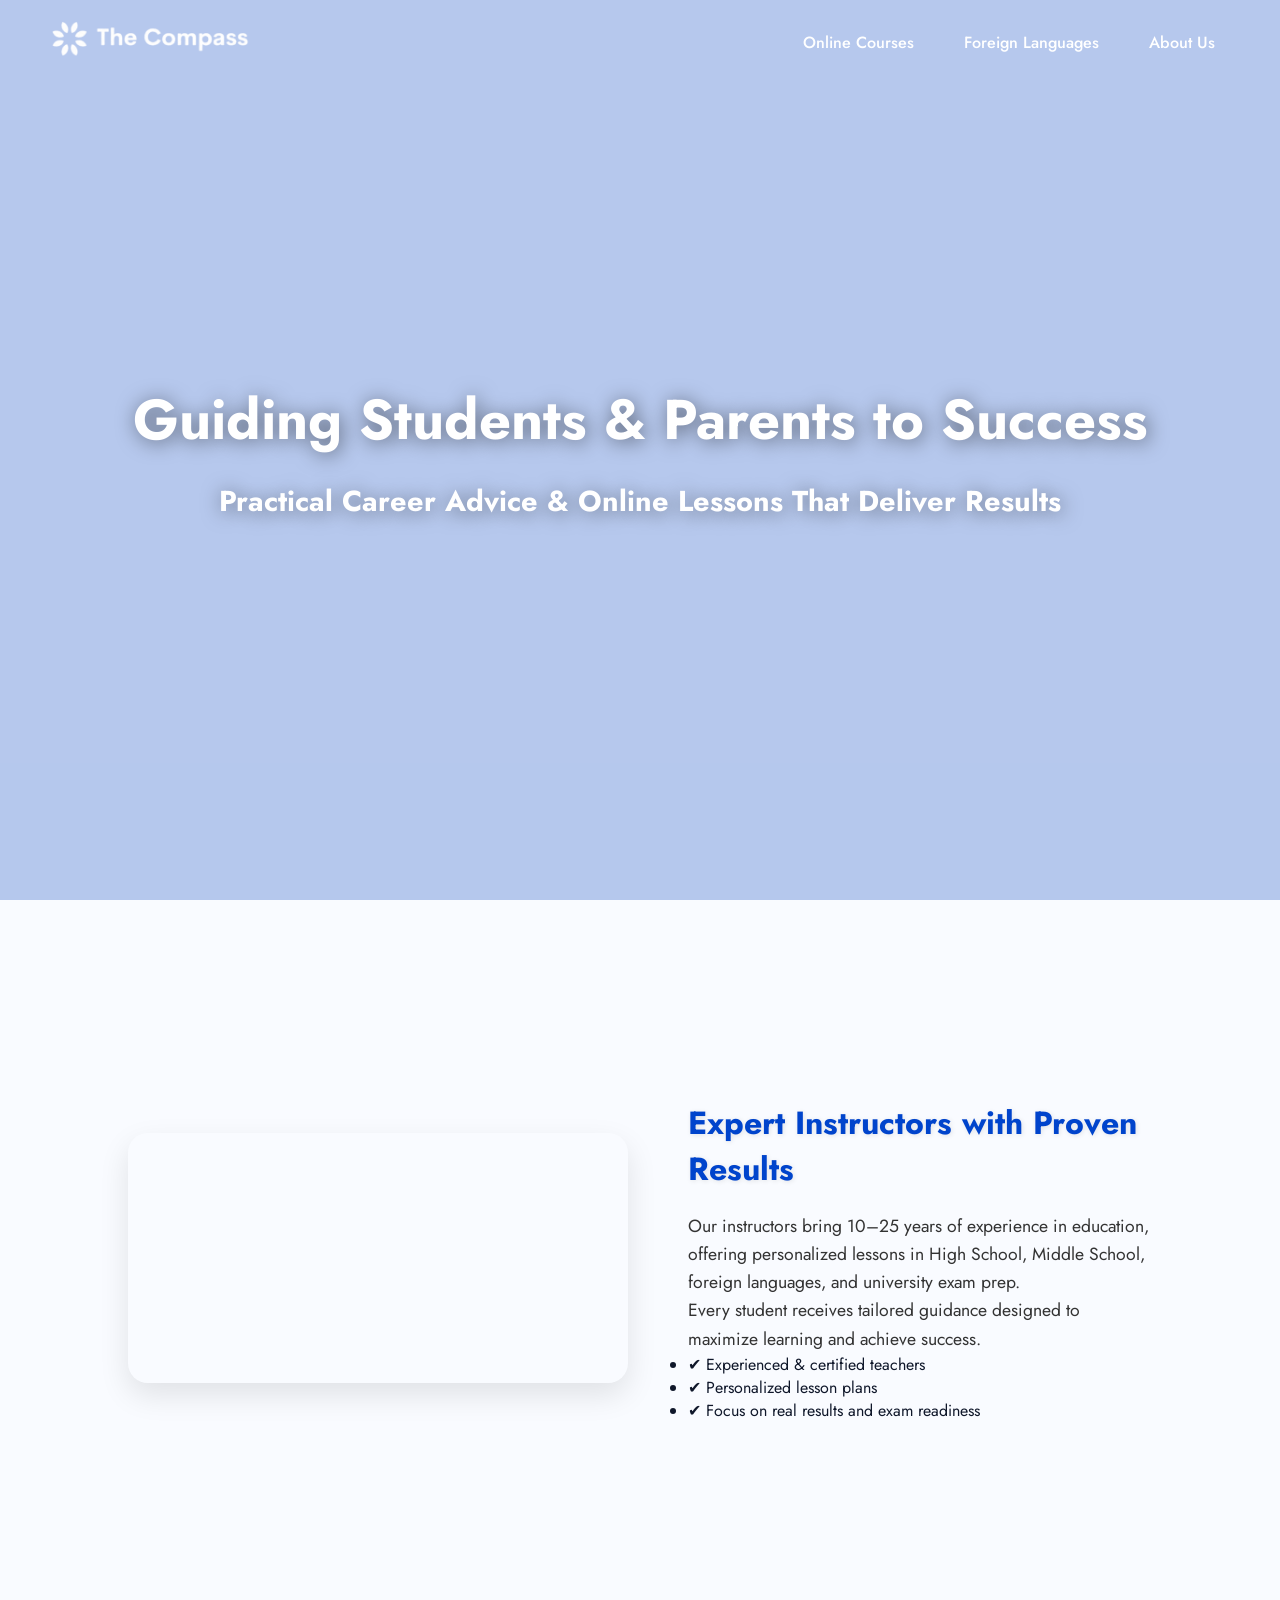
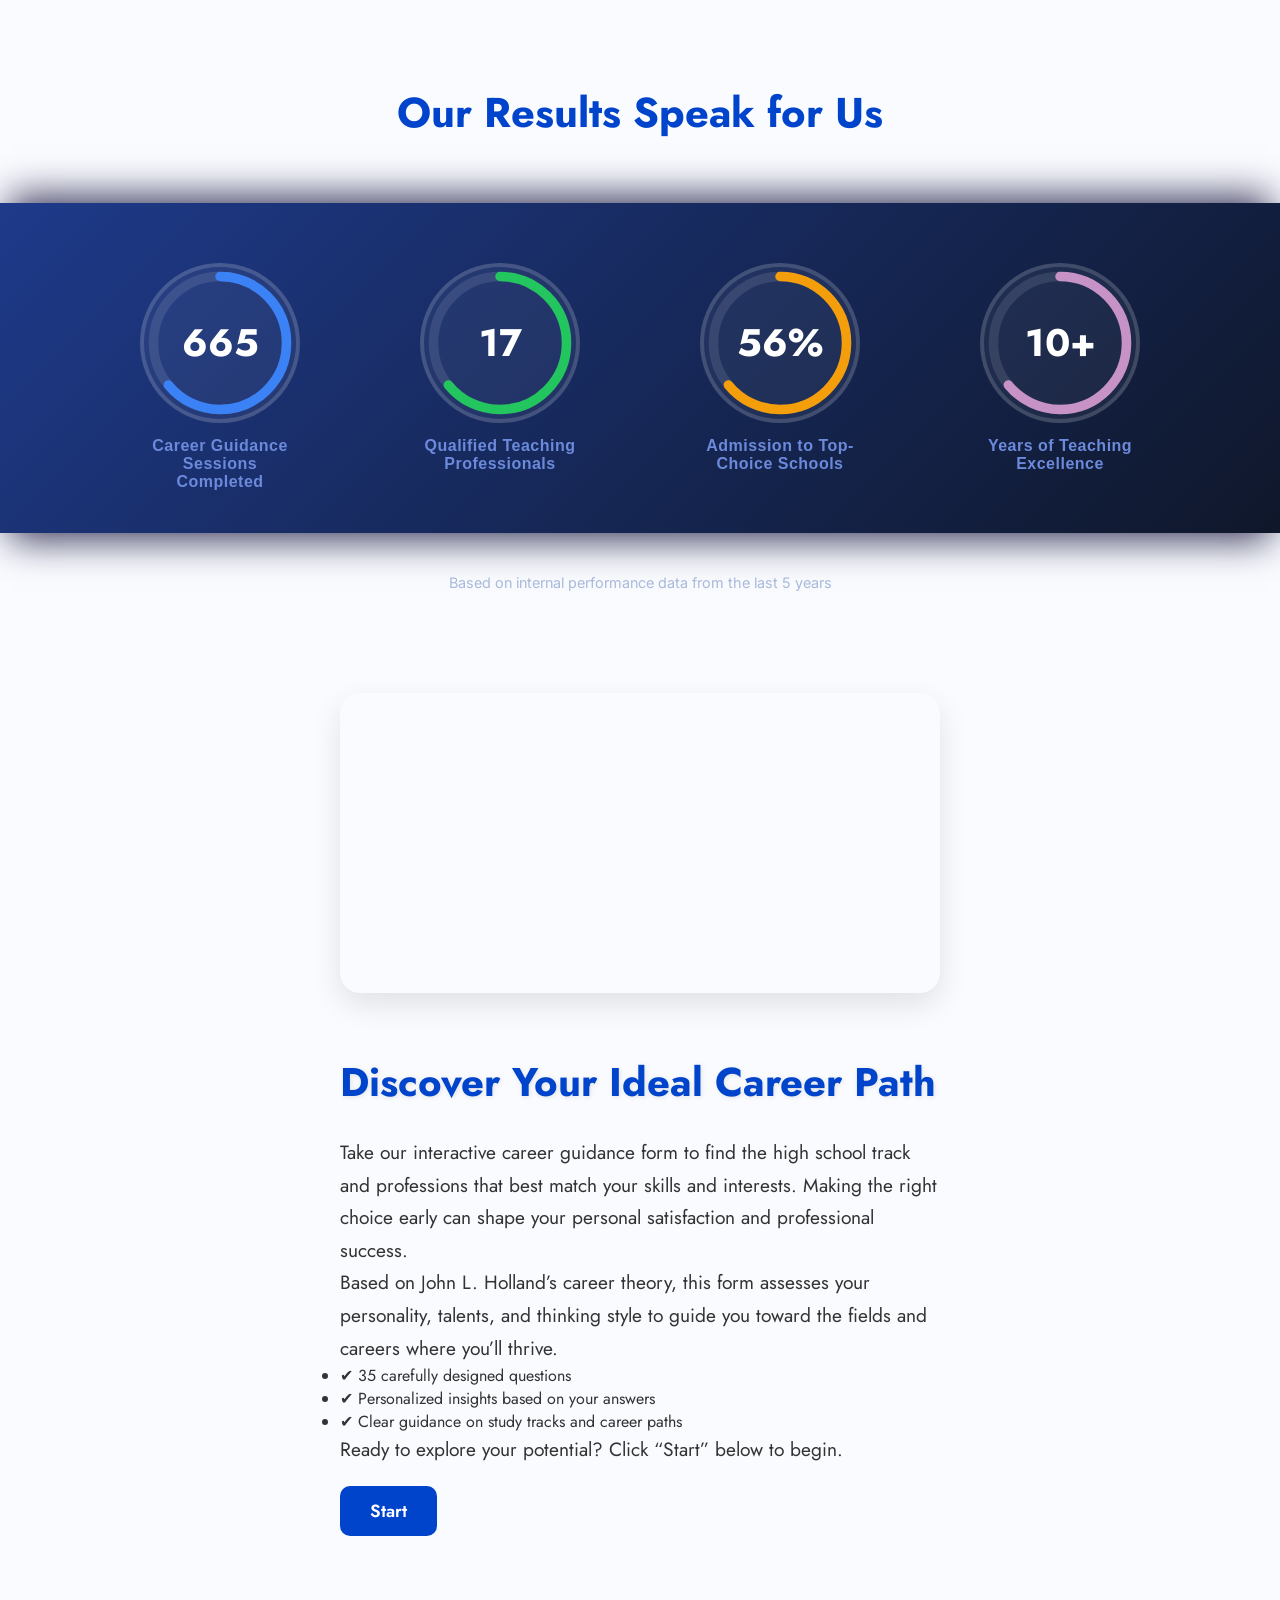
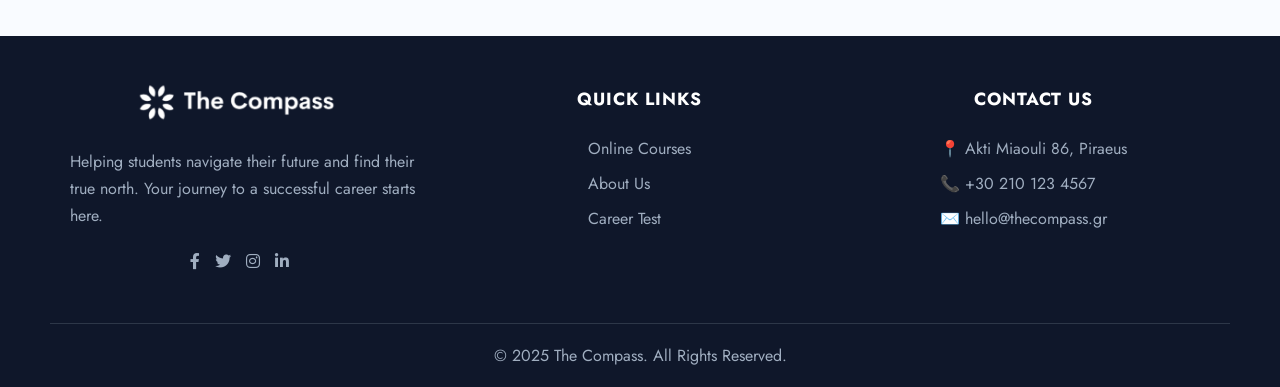
<file: index.html>
<!DOCTYPE html>
<html lang="en">
  <head>
    <meta charset="UTF-8" />
    <meta name="viewport" content="width=device-width, initial-scale=1.0" />
    <title>Course Home Page</title>
    <link rel="stylesheet" href="style.css" />
    <link rel="preconnect" href="https://fonts.googleapis.com" />
    <link rel="preconnect" href="https://fonts.gstatic.com" crossorigin />
    <link
      href="https://fonts.googleapis.com/css2?family=Inter:ital,opsz,wght@0,14..32,100..900;1,14..32,100..900&family=Jost:ital,wght@0,100..900;1,100..900&display=swap"
      rel="stylesheet"
    />
    <link
      href="https://cdnjs.cloudflare.com/ajax/libs/font-awesome/6.0.0-beta3/css/all.min.css"
      rel="stylesheet"
    />
  </head>
  <body>
    <header>
      <a href="#">
        <div class="logo1"><img src="Images/logo-new2.png" /></div>
      </a>
      <nav>
        <ul class="nav-links">
          <li><a href="Online-Courses.html">Online Courses</a></li>
          <li>
            <a href="Foreign-Languages/foreignlanguages.html"
              >Foreign Languages</a
            >
          </li>
          <li><a href="About-Us.html">About Us</a></li>
        </ul>
      </nav>
    </header>

    <section class="hero fade-in-section">
  <video autoplay muted loop playsinline loading="lazy" id="bg-video">
    <source src="videos/video222.mp4" type="video/mp4" />
    Your browser does not support background video.
  </video>
  <div class="overlay"></div>
  <div class="hero-text fade-in-item">
    <h1>Guiding Students & Parents to Success</h1>
    <h2>Practical Career Advice & Online Lessons That Deliver Results</h2>
  </div>
</section>

<section class="info-section fade-in-section">
  <div class="info-video fade-in-item">
    <video autoplay muted loop playsinline>
      <source src="videos/video_hero-video.mp4.mp4" type="video/mp4" />
      Your browser does not support video.
    </video>
  </div>
  <div class="info-text fade-in-item">
    <h2>Expert Instructors with Proven Results</h2>
    <p>
      Our instructors bring 10–25 years of experience in education, offering personalized lessons in High School, Middle School, foreign languages, and university exam prep.
    </p>
    <p>
      Every student receives tailored guidance designed to maximize learning and achieve success.
    </p>
    <ul>
      <li>✔ Experienced & certified teachers</li>
      <li>✔ Personalized lesson plans</li>
      <li>✔ Focus on real results and exam readiness</li>
    </ul>
  </div>
</section>



    <section class="results-section">
    <h2 class="section-title">Our Results Speak for Us</h2> 
     

    <main class="container">
      <div
        class="circle-card"
        data-target="1038"
        data-label="Career Guidance Sessions Completed"
      ></div>
      <div
        class="circle-card"
        data-target="26"
        data-label="Qualified Teaching Professionals"
      ></div>
      <div
        class="circle-card"
        data-target="87"
        data-suffix="%"
        data-label="Admission to Top-Choice Schools"
      ></div>
       <div
      class="circle-card"
      data-target="15"
      data-suffix="+"
      data-label="Years of Teaching Excellence">
    </div>
    </main>
    <p class="stats-note">
    Based on internal performance data from the last 5 years
  </p>
    </section>

    <section class="info-section-new fade-in-section">
  <div class="info-video fade-in-item">
    <video autoplay muted loop playsinline>
      <source src="videos/video3_hero-video.mp4.mp4" type="video/mp4" />
      Your browser does not support video.
    </video>
  </div>
  <div class="info-text fade-in-item">
    <h2>Discover Your Ideal Career Path</h2>
    <p>
      Take our interactive career guidance form to find the high school track and professions that best match your skills and interests. Making the right choice early can shape your personal satisfaction and professional success.
    </p>
    <p>
      Based on John L. Holland’s career theory, this form assesses your personality, talents, and thinking style to guide you toward the fields and careers where you’ll thrive.
    </p>
    <ul>
      <li>✔ 35 carefully designed questions</li>
      <li>✔ Personalized insights based on your answers</li>
      <li>✔ Clear guidance on study tracks and career paths</li>
    </ul>
    <p>
      Ready to explore your potential? Click “Start” below to begin.
    </p>
    <a href="test.html" class="start-button fade-in-item">Start</a>
  </div>
</section>



    <footer class="site-footer">
      <div class="footer-container">
        <div class="footer-column about">
          <a href="#">
            <img
              src="Images/logo-new.png"
              alt="The Compass Logo"
              class="footer-logo"
            />
          </a>
          <p>
            Helping students navigate their future and find their true north.
            Your journey to a successful career starts here.
          </p>
          <div class="social-links">
            <li>
              <a
                href="https://www.facebook.com"
                class="facebook"
                target="_blank"
                ><i class="fab fa-facebook-f"></i
              ></a>
            </li>
            <li>
              <a href="https://www.twitter.com" class="twitter" target="_blank"
                ><i class="fab fa-twitter"></i
              ></a>
            </li>
            <li>
              <a
                href="https://www.instagram.com"
                class="instagram"
                target="_blank"
                ><i class="fab fa-instagram"></i
              ></a>
            </li>
            <li>
              <a
                href="https://www.linkedin.com"
                class="linkedin"
                target="_blank"
                ><i class="fab fa-linkedin-in"></i
              ></a>
            </li>
          </div>
        </div>

        <div class="footer-column links">
          <h4>Quick Links</h4>
          <ul>
            <li><a href="Online-Courses.html">Online Courses</a></li>
            <li><a href="About-Us.html">About Us</a></li>
            <li><a href="test.html">Career Test</a></li>
          </ul>
        </div>

        <div class="footer-column contact">
          <h4>Contact Us</h4>
          <ul>
            <li>📍 Akti Miaouli 86, Piraeus</li>
            <li>📞 +30 210 123 4567</li>
            <li>✉️ hello@thecompass.gr</li>
          </ul>
        </div>
      </div>
      <div class="footer-bottom">
        <p>&copy; 2025 The Compass. All Rights Reserved.</p>
      </div>
    </footer>
  </body>
  </footer>
  <button id="backToTopBtn" title="Go to top"><i class="fas fa-arrow-up"></i></button>

    <script src="script.js"></script>

    <script>
      
      document.documentElement.classList.add('light-theme');
    </script>
    
  </body>
</html>
</html>
</file>
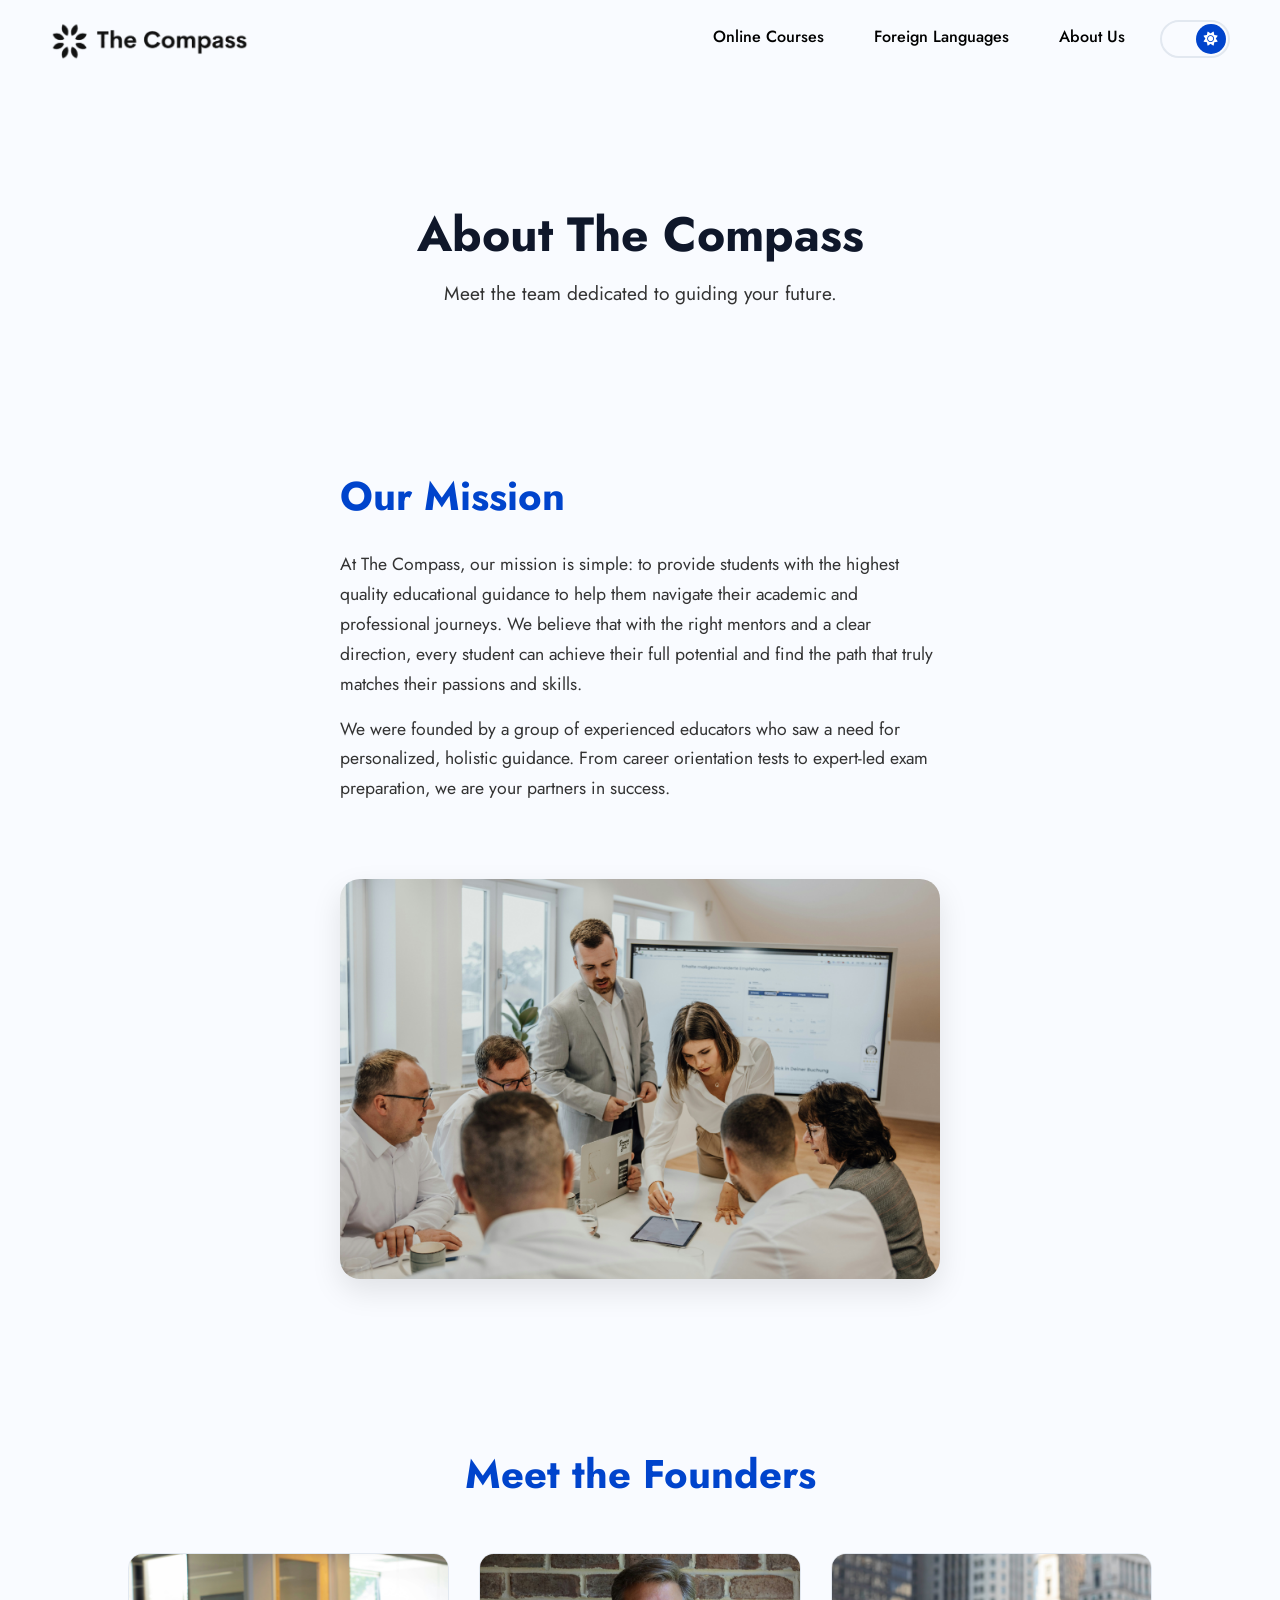
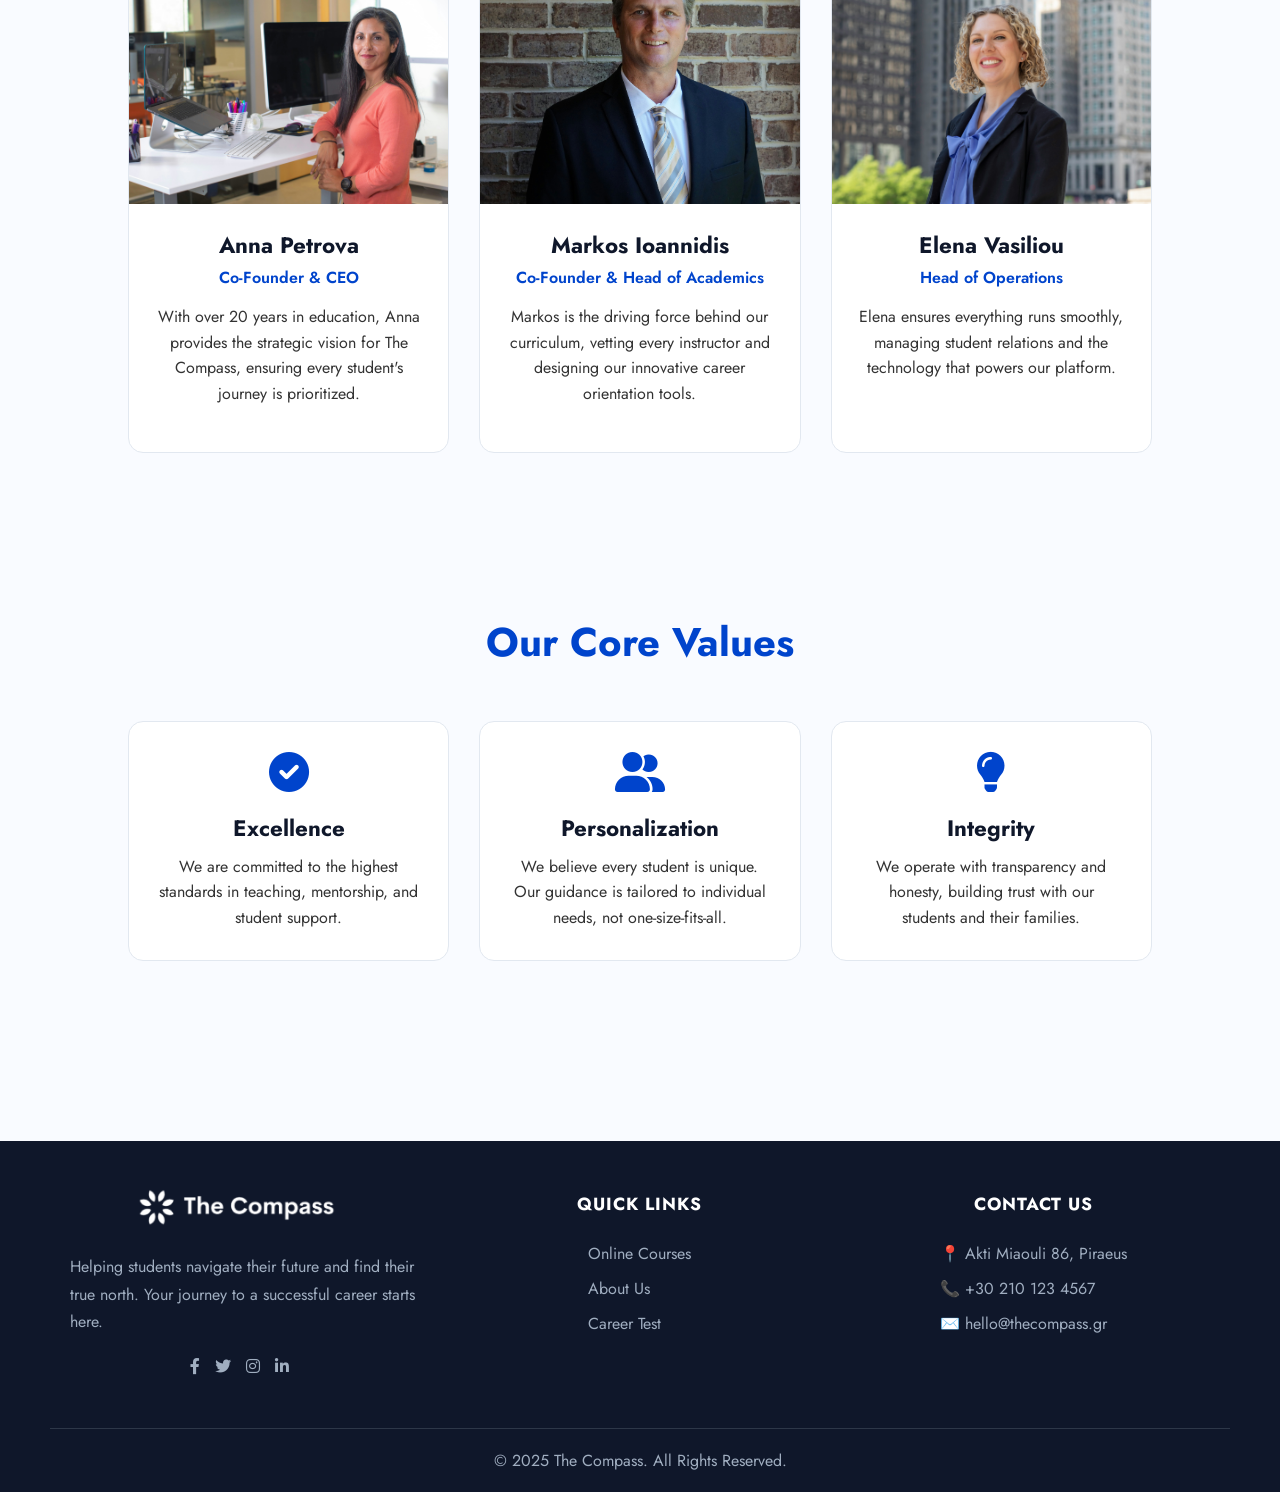
<file: About-Us.html>
<!DOCTYPE html>
<html lang="en">
  <head>
    <meta charset="UTF-8" />
    <meta name="viewport" content="width=device-width, initial-scale=1.0" />
    <!-- Page title updated -->
    <title>About Us - The Compass</title>
    <link rel="stylesheet" href="style.css" />
    <link rel="preconnect" href="https://fonts.googleapis.com" />
    <link rel="preconnect" href="https://fonts.gstatic.com" crossorigin />
    <link
      href="https://fonts.googleapis.com/css2?family=Jost:ital,wght@0,100..900;1,100..900&display=swap"
      rel="stylesheet"
    />
    <link
      href="https://cdnjs.cloudflare.com/ajax/libs/font-awesome/6.0.0-beta3/css/all.min.css"
      rel="stylesheet"
    />
    <script>
      // This script runs instantly to prevent the theme flash.
      (function () {
        const savedTheme = localStorage.getItem("theme") || "light"; // Default to light
        if (savedTheme === "light") {
          document.documentElement.classList.add("light-theme");
        }
      })();
    </script>
  </head>

  <body>
    <!-- Re-used header from Online-Courses.html for consistency -->
    <header class="head2">
      <a href="index.html">
        <div class="logo1"><img src="Images/logo-new.png" /></div>
      </a>
      <nav>
        <ul class="nav-links2">
          <li><a href="Online-Courses.html">Online Courses</a></li>
          <li>
            <a href="Foreign-Languages/foreignlanguages.html"
              >Foreign Languages</a
            >
          </li>
          <!-- Active link style could be added here, but simple link works too -->
          <li><a href="About-Us.html">About Us</a></li>
          <li class="theme-toggle-li">
            <label class="theme-switch">
              <input type="checkbox" id="theme-toggle-checkbox" />
              <span class="slider">
                <i class="fas fa-sun"></i>
              </span>
            </label>
          </li>
        </ul>
      </nav>
    </header>

    <main>
      <!-- Re-used page-title section from Online-Courses.html -->
      <section class="page-title">
        <h1>About The Compass</h1>
        <p>Meet the team dedicated to guiding your future.</p>
      </section>

      <!-- New "Our Mission" section, styled like info-section -->
      <section class="about-section">
        <div class="about-content-left">
          <h2>Our Mission</h2>
          <p>
            At The Compass, our mission is simple: to provide students with the
            highest quality educational guidance to help them navigate their
            academic and professional journeys. We believe that with the right
            mentors and a clear direction, every student can achieve their full
            potential and find the path that truly matches their passions and
            skills.
          </p>
          <p>
            We were founded by a group of experienced educators who saw a need
            for personalized, holistic guidance. From career orientation tests
            to expert-led exam preparation, we are your partners in success.
          </p>
        </div>
        <div class="about-image">
          <img
            src="Images/About-Us/aboutt (1).jpg"
            alt="The Compass team working together"
          />
        </div>
      </section>

      <!-- New "Meet the Founders" section -->
      <section class="team-section">
        <h2>Meet the Founders</h2>
        <div class="team-grid">
          <!-- Team Card 1 -->
          <div class="teacher-card">
            <img
              src="Images/About-Us/about-us (4).jpg"
              alt="Founder Anna Petrova"
            />
            <div class="card-content">
              <h4>Anna Petrova</h4>
              <h5>Co-Founder & CEO</h5>
              <p>
                With over 20 years in education, Anna provides the strategic
                vision for The Compass, ensuring every student's journey is
                prioritized.
              </p>
            </div>
          </div>
          <!-- Team Card 2 -->
          <div class="teacher-card">
            <img
              src="Images/About-Us/about--us (3).jpg"
              alt="Founder Markos Ioannidis"
            />
            <div class="card-content">
              <h4>Markos Ioannidis</h4>
              <h5>Co-Founder & Head of Academics</h5>
              <p>
                Markos is the driving force behind our curriculum, vetting every
                instructor and designing our innovative career orientation
                tools.
              </p>
            </div>
          </div>
          <!-- Team Card 3 -->
          <div class="teacher-card">
            <img src="Images/About-Us/about (1).jpg" />
            <div class="card-content">
              <h4>Elena Vasiliou</h4>
              <h5>Head of Operations</h5>
              <p>
                Elena ensures everything runs smoothly, managing student
                relations and the technology that powers our platform.
              </p>
            </div>
          </div>
        </div>
      </section>

      <!-- New "Our Values" section -->
      <section class="values-section">
        <h2>Our Core Values</h2>
        <div class="values-grid">
          <!-- Value Card 1 -->
          <div class="value-card">
            <i class="fas fa-check-circle"></i>
            <h4>Excellence</h4>
            <p>
              We are committed to the highest standards in teaching, mentorship,
              and student support.
            </p>
          </div>
          <!-- Value Card 2 -->
          <div class="value-card">
            <i class="fas fa-user-friends"></i>
            <h4>Personalization</h4>
            <p>
              We believe every student is unique. Our guidance is tailored to
              individual needs, not one-size-fits-all.
            </p>
          </div>
          <!-- Value Card 3 -->
          <div class="value-card">
            <i class="fas fa-lightbulb"></i>
            <h4>Integrity</h4>
            <p>
              We operate with transparency and honesty, building trust with our
              students and their families.
            </p>
          </div>
        </div>
      </section>

      <!-- Re-used footer from Online-Courses.html -->
      <footer class="site-footer2">
        <div class="footer-container">
          <div class="footer-column about">
            <a href="index.html">
              <img
                src="Images/logo-new.png"
                alt="The Compass Logo"
                class="footer-logo"
              />
            </a>
            <p>
              Helping students navigate their future and find their true north.
              Your journey to a successful career starts here.
            </p>
            <div class="social-links">
              <li>
                <a
                  href="https://www.facebook.com"
                  class="facebook"
                  target="_blank"
                  ><i class="fab fa-facebook-f"></i
                ></a>
              </li>
              <li>
                <a
                  href="https://www.twitter.com"
                  class="twitter"
                  target="_blank"
                  ><i class="fab fa-twitter"></i
                ></a>
              </li>
              <li>
                <a
                  href="https://www.instagram.com"
                  class="instagram"
                  target="_blank"
                  ><i class="fab fa-instagram"></i
                ></a>
              </li>
              <li>
                <a
                  href="https://www.linkedin.com"
                  class="linkedin"
                  target="_blank"
                  ><i class="fab fa-linkedin-in"></i
                ></a>
              </li>
            </div>
          </div>

          <div class="footer-column links">
            <h4>Quick Links</h4>
            <ul>
              <li><a href="Online-Courses.html">Online Courses</a></li>
              <li><a href="About-Us.html">About Us</a></li>
              <li><a href="test.html">Career Test</a></li>
            </ul>
          </div>

          <div class="footer-column contact">
            <h4>Contact Us</h4>
            <ul>
              <li>📍 Akti Miaouli 86, Piraeus</li>
              <li>📞 +30 210 123 4567</li>
              <li>✉️ hello@thecompass.gr</li>
            </ul>
          </div>
        </div>
        <div class="footer-bottom">
          <p>&copy; 2025 The Compass. All Rights Reserved.</p>
        </div>
      </footer>
    </main>
    <button id="backToTopBtn" title="Go to top">
      <i class="fas fa-arrow-up"></i>
    </button>

    <!-- Re-used theme toggle script -->
    <script>
      // --- FINAL Universal Toggle Switch Script ---
      document.addEventListener("DOMContentLoaded", () => {
        const themeToggleCheckbox = document.getElementById(
          "theme-toggle-checkbox"
        );
        if (!themeToggleCheckbox) return;

        const rootHtmlElement = document.documentElement; // Target the <html> element
        const themeIcon =
          themeToggleCheckbox.nextElementSibling.querySelector(".fas");

        const applyTheme = (theme) => {
          if (theme === "light") {
            rootHtmlElement.classList.add("light-theme"); // Apply to <html>
            themeIcon.classList.remove("fa-moon");
            themeIcon.classList.add("fa-sun");
            themeToggleCheckbox.checked = true;
          } else {
            rootHtmlElement.classList.remove("light-theme"); // Apply to <html>
            themeIcon.classList.remove("fa-sun");
            themeIcon.classList.add("fa-moon");
            themeToggleCheckbox.checked = false;
          }
        };

        themeToggleCheckbox.addEventListener("change", () => {
          const newTheme = themeToggleCheckbox.checked ? "light" : "dark";
          localStorage.setItem("theme", newTheme);
          applyTheme(newTheme);
        });

        // Sync the checkbox state on load
        const savedTheme = localStorage.getItem("theme") || "light";
        applyTheme(savedTheme);

        const backToTopBtn = document.getElementById("backToTopBtn");

        if (backToTopBtn) {
          // Check if the button exists on this page

          // Show or hide the button based on scroll position
          const handleScroll = () => {
            if (
              window.scrollY > 300 ||
              document.documentElement.scrollTop > 300
            ) {
              backToTopBtn.classList.add("show");
            } else {
              backToTopBtn.classList.remove("show");
            }
          };

          // Smooth scroll to top when button is clicked
          const scrollToTop = () => {
            window.scrollTo({
              top: 0,

              behavior: "smooth",
            });
          };

          // Add event listeners
          window.addEventListener("scroll", handleScroll);
          backToTopBtn.addEventListener("click", scrollToTop);
        }
      });
    </script>
  </body>
</html>
</file>
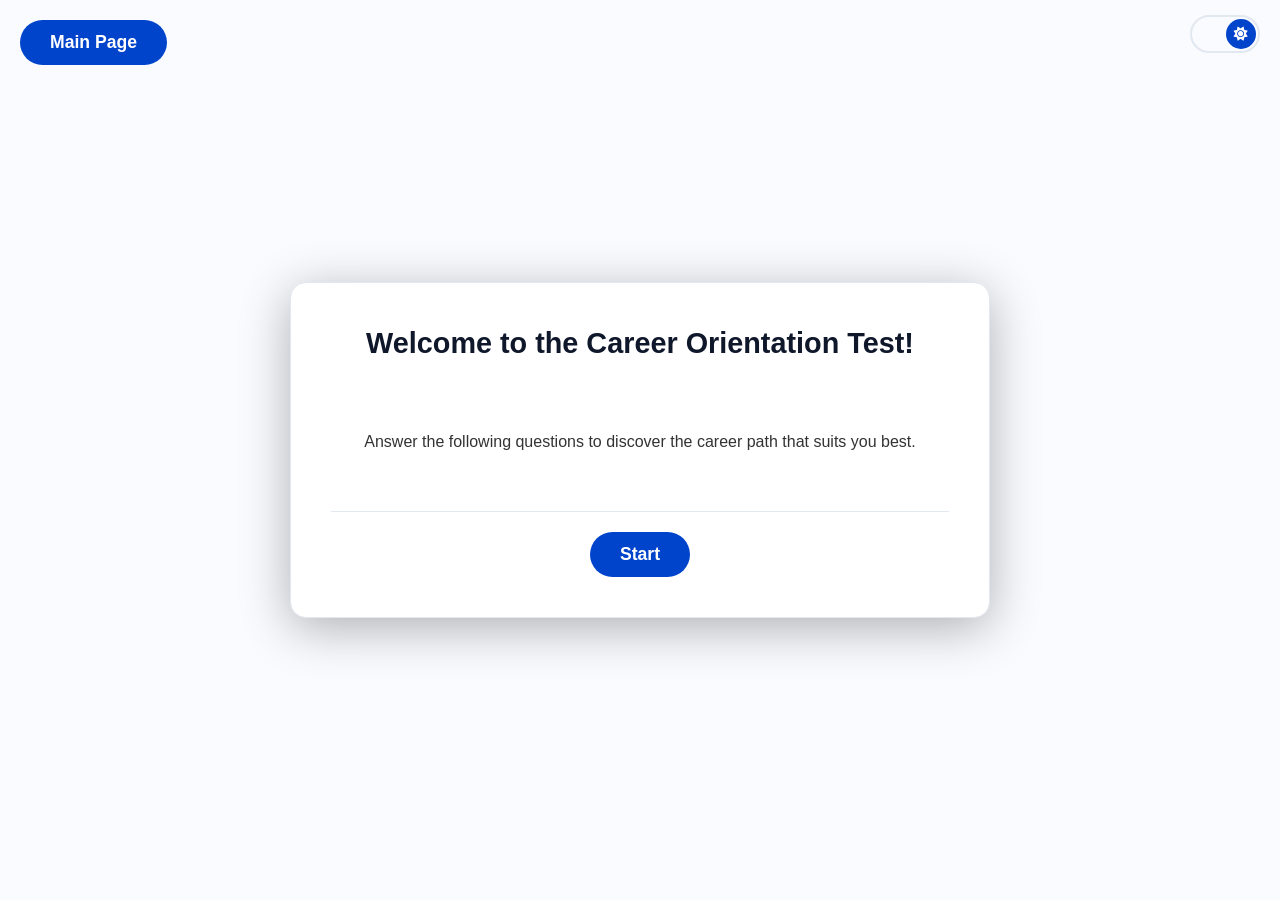
<file: test.html>
<!DOCTYPE html>
<html lang="el">
<head>
    <meta charset="UTF-8">
    <meta name="viewport" content="width=device-width, initial-scale=1.0">
    <title>Τεστ Επαγγελματικού Προσανατολισμού</title>
    <link rel="stylesheet" href="style.css">
    <link rel="stylesheet" href="https://cdnjs.cloudflare.com/ajax/libs/font-awesome/6.0.0-beta3/css/all.min.css"/>

    <script>
      (function () {
        const savedTheme = localStorage.getItem("theme") || "light";
        if (savedTheme === "light") {
          document.documentElement.classList.add("light-theme");
        }
      })();
    </script>
</head>

<body class="quiz-page">
    <li class="theme-toggle-li2">
      <label class="theme-switch">
        <input type="checkbox" id="theme-toggle-checkbox" />
        <span class="slider">
          <i class="fas fa-sun"></i>
        </span>
      </label>
    </li>

    <a href="index.html" class="home-link nav-btn">Main Page</a>

    <main class="quiz-container">
        <div id="quiz">
            <div class="quiz-header">
                <h2 id="question-text">Welcome to the Career Orientation Test!</h2>
                <p>Answer the following questions to discover the career path that suits you best.</p>
            </div>

            <div id="answer-options" class="answer-options">
            </div>

            <div class="quiz-footer">
                <button id="start-btn" class="nav-btn">Start</button>

                <div class="progress-info">
                    <button id="prev-btn" class="nav-btn secondary-btn" style="display: none;">Back</button>
                    <div class="progress-bar-container">
                        <div id="progress-bar" class="progress-bar"></div>
                    </div>

                    <span id="question-counter"></span>
                    <button id="next-btn" class="nav-btn" style="display: none;">Next</button>
                </div>
            </div>
        </div>

        <div id="results" class="results-container" style="display: none;">
            <h2>Your Profile!</h2>
            <div id="results-content"></div>
            <button id="restart-btn" class="nav-btn">Restart Test</button>
            <a href="Online-Courses.html" class="nav-btn"
            >Check Online Courses</a
          >
        </div>
    </main>

    <script src="test.js"></script>

    <script>
      document.addEventListener("DOMContentLoaded", () => {
        const themeToggleCheckbox = document.getElementById("theme-toggle-checkbox");
        if (!themeToggleCheckbox) return;

        const rootHtmlElement = document.documentElement;
        const themeIcon = themeToggleCheckbox.nextElementSibling.querySelector(".fas");

        const applyTheme = (theme) => {
          if (theme === "light") {
            rootHtmlElement.classList.add("light-theme");
            themeIcon.classList.remove("fa-moon");
            themeIcon.classList.add("fa-sun");
            themeToggleCheckbox.checked = true;

          } else {

            rootHtmlElement.classList.remove("light-theme");
            themeIcon.classList.remove("fa-sun");
            themeIcon.classList.add("fa-moon");
            themeToggleCheckbox.checked = false;
          }

        };

        themeToggleCheckbox.addEventListener("change", () => {

          const newTheme = themeToggleCheckbox.checked ? "light" : "dark";
          localStorage.setItem("theme", newTheme);
          applyTheme(newTheme);

        });



        const savedTheme = localStorage.getItem("theme") || "light";
        applyTheme(savedTheme);
      });

    </script>

</body>

</html>
</file>
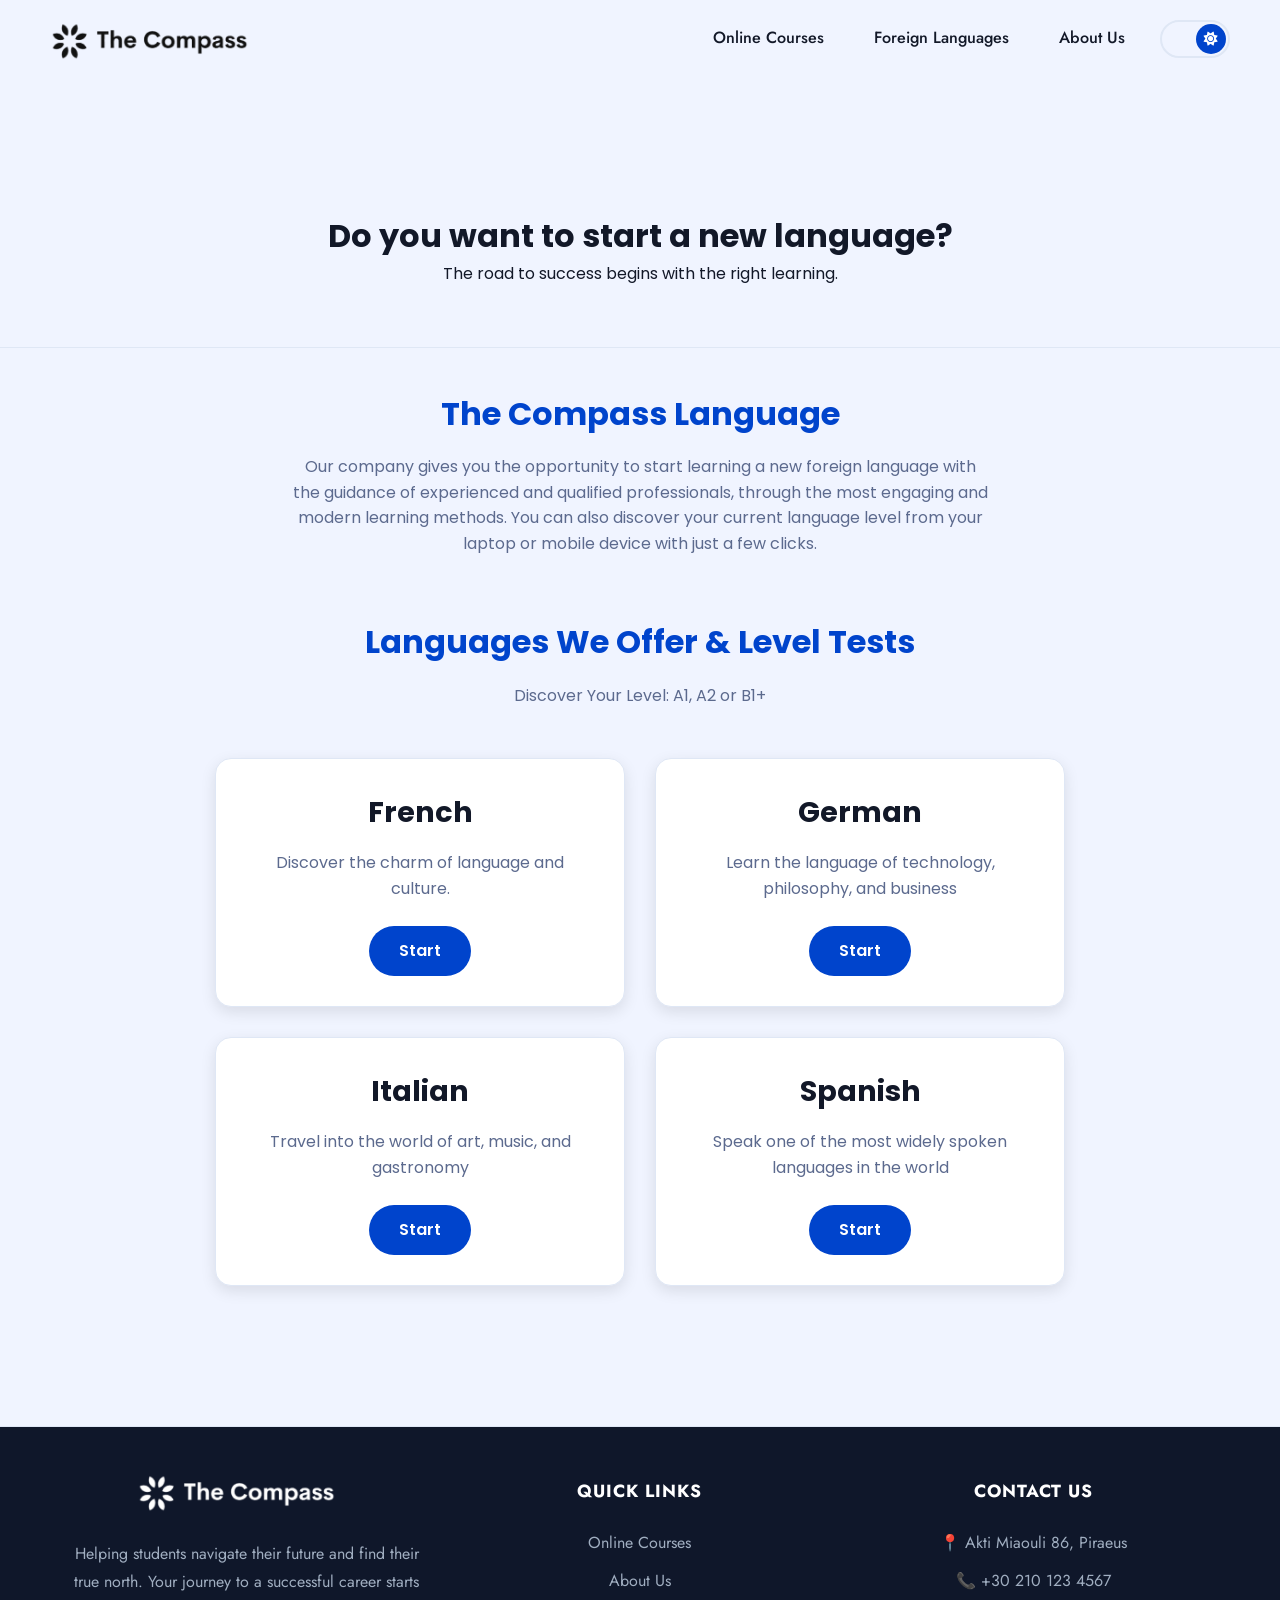
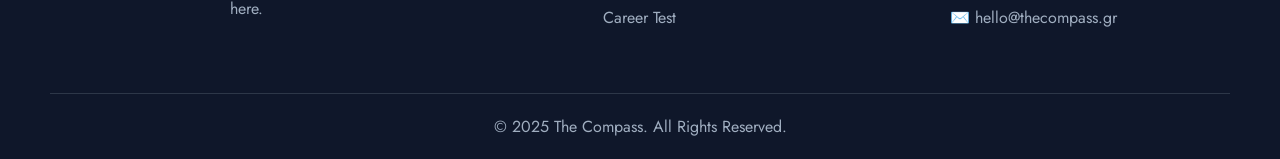
<file: Foreign-Languages/foreignlanguages.html>
<!DOCTYPE html>
<html lang="el">
  <head>
    <meta charset="UTF-8" />
    <meta name="viewport" content="width=device-width, initial-scale=1.0" />
    <title>Foreign Languages</title>
    <link rel="stylesheet" href="language-style.css" />
    <link
      href="https://cdnjs.cloudflare.com/ajax/libs/font-awesome/6.0.0-beta3/css/all.min.css"
      rel="stylesheet"
    />
    <link rel="preconnect" href="https://fonts.googleapis.com" />
    <link rel="preconnect" href="https://fonts.gstatic.com" crossorigin />
    <link
      href="https://fonts.googleapis.com/css2?family=Inter:wght@400;700&family=Jost:wght@400;700&display=swap"
      rel="stylesheet"
    />
    <!-- Theme flash prevention -->
    <script>
      (function () {
        const savedTheme = localStorage.getItem("theme") || "light";
        if (savedTheme === "light") {
          document.documentElement.classList.add("light-theme");
        }
      })();
    </script>
  </head>

  <body>
    <header class="head2">
      <a href="../index.html">
        <div class="logo1"><img src="../Images/logo-new.png" alt="The Compass Logo"/></div>
      </a>
      <nav>
        <ul class="nav-links2">
          <li><a href="../Online-Courses.html">Online Courses</a></li>
          <li><a href="foreignlanguages.html">Foreign Languages</a></li>
          <li><a href="../About-Us.html">About Us</a></li>
          <li class="theme-toggle-li">
            <label class="theme-switch">
              <input type="checkbox" id="theme-toggle-checkbox" />
              <span class="slider"><i class="fas fa-sun"></i></span>
            </label>
          </li>
        </ul>
      </nav>
    </header>

    <div class="do-you">
      <h1>Do you want to start a new language?</h1>
      <p>The road to success begins with the right learning.</p>
    </div>

    <main>
      <section class="about-us">
        <h2>The Compass Language</h2>
        <p>
          Our company gives you the opportunity to start learning a new foreign
          language with the guidance of experienced and qualified professionals,
          through the most engaging and modern learning methods. You can also
          discover your current language level from your laptop or mobile device
          with just a few clicks.
        </p>
      </section>

      <section class="languages">
        <h2>Languages We Offer & Level Tests</h2>
        <p>Discover Your Level: A1, A2 or B1+</p>
        <div class="language-grid">
          <div class="language-card">
            <h3>French</h3>
            <p>Discover the charm of language and culture.</p>
            <a href="french.html" class="test-link">Start</a>
          </div>
          <div class="language-card">
            <h3>German</h3>
            <p>Learn the language of technology, philosophy, and business</p>
            <a href="german.html" class="test-link">Start</a>
          </div>
          <div class="language-card">
            <h3>Italian</h3>
            <p>Travel into the world of art, music, and gastronomy</p>
            <a href="italian.html" class="test-link">Start</a>
          </div>
          <div class="language-card">
            <h3>Spanish</h3>
            <p>Speak one of the most widely spoken languages in the world</p>
            <a href="spanish.html" class="test-link">Start</a>
          </div>
        </div>
      </section>
    </main>

    <footer class="site-footer">
      <div class="footer-container">
        <div class="footer-column about">
          <a href="../index.html">
            <img src="../Images/logo-new.png" alt="The Compass Logo" class="footer-logo" />
          </a>
          <p>
            Helping students navigate their future and find their true north.
            Your journey to a successful career starts here.
          </p>
        </div>

        <div class="footer-column links">
          <h4>Quick Links</h4>
          <ul>
            <li><a href="../Online-Courses.html">Online Courses</a></li>
            <li><a href="../About-Us.html">About Us</a></li>
            <li><a href="../test.html">Career Test</a></li>
          </ul>
        </div>

        <div class="footer-column contact">
          <h4>Contact Us</h4>
          <ul>
            <li>📍 Akti Miaouli 86, Piraeus</li>
            <li>📞 +30 210 123 4567</li>
            <li>✉️ hello@thecompass.gr</li>
          </ul>
        </div>
      </div>
      <div class="footer-bottom">
        <p>&copy; 2025 The Compass. All Rights Reserved.</p>
      </div>
    </footer>

    <button id="backToTopBtn" title="Go to top"><i class="fas fa-arrow-up"></i></button>

    <script src="main-script.js"></script>
    <script>
      document.addEventListener("DOMContentLoaded", () => {
        const themeToggleCheckbox = document.getElementById("theme-toggle-checkbox");
        if (!themeToggleCheckbox) return;

        const rootHtmlElement = document.documentElement;
        const themeIcon = themeToggleCheckbox.nextElementSibling.querySelector(".fas");

        const applyTheme = (theme) => {
          if (theme === "light") {
            rootHtmlElement.classList.add("light-theme");
            themeIcon.classList.remove("fa-moon");
            themeIcon.classList.add("fa-sun");
            themeToggleCheckbox.checked = true;
          } else {
            rootHtmlElement.classList.remove("light-theme");
            themeIcon.classList.remove("fa-sun");
            themeIcon.classList.add("fa-moon");
            themeToggleCheckbox.checked = false;
          }
        };

        themeToggleCheckbox.addEventListener("change", () => {
          const newTheme = themeToggleCheckbox.checked ? "light" : "dark";
          localStorage.setItem("theme", newTheme);
          applyTheme(newTheme);
        });

        const savedTheme = localStorage.getItem("theme") || "light";
        applyTheme(savedTheme);

        const backToTopBtn = document.getElementById("backToTopBtn");
        if (backToTopBtn) {
          const handleScroll = () => {
            if (window.scrollY > 300) {
              backToTopBtn.classList.add("show");
            } else {
              backToTopBtn.classList.remove("show");
            }
          };
          const scrollToTop = () => {
            window.scrollTo({ top: 0, behavior: "smooth" });
          };
          window.addEventListener("scroll", handleScroll);
          backToTopBtn.addEventListener("click", scrollToTop);
        }
      });
    </script>
  </body>
</html>
</file>
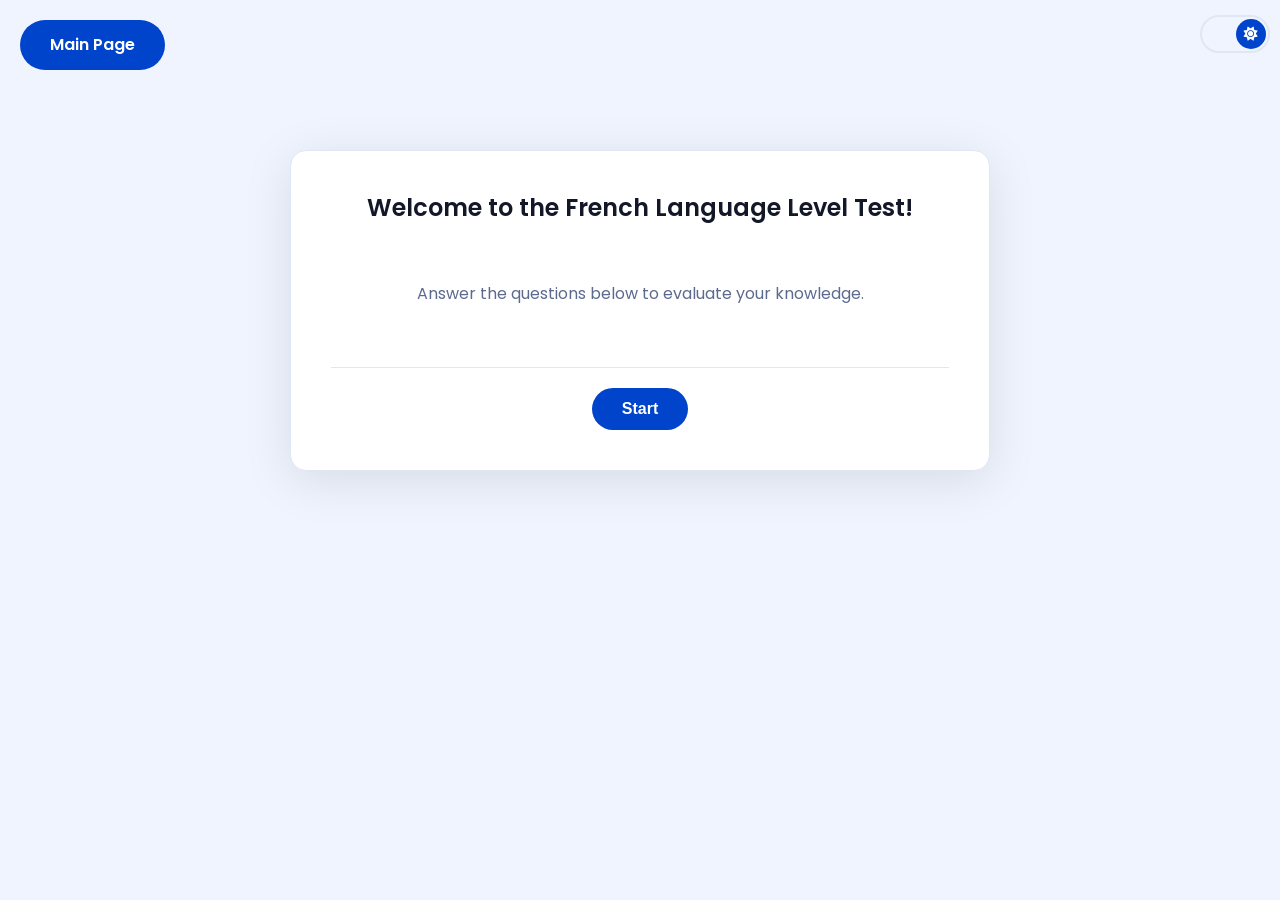
<file: Foreign-Languages/french.html>
<!DOCTYPE html>
<html lang="en">
<head>
    <meta charset="UTF-8">
    <meta name="viewport" content="width=device-width, initial-scale=1.0">
    <title>French Language Level Test</title>
    <link rel="stylesheet" href="language-style.css">
    <link rel="stylesheet" href="https://cdnjs.cloudflare.com/ajax/libs/font-awesome/6.0.0-beta3/css/all.min.css">
    <script>
  // This script runs instantly to prevent the theme flash.
  (function() {
    const savedTheme = localStorage.getItem('theme') || 'light'; // Default to light
    if (savedTheme === 'light') {
      document.documentElement.classList.add('light-theme');
    }
  })();
</script>
</head>

<body>

    <li class="theme-toggle-li2">
            <label class="theme-switch">
              <input type="checkbox" id="theme-toggle-checkbox" />
              <span class="slider">
                <i class="fas fa-sun"></i>
              </span>
            </label>
        </li>
    <a href="foreignlanguages.html" class="home-link nav-btn">Main Page</a>
    <main id="french-quiz" class="quiz-container">

           </div> 
        <div id="quiz">
            <div class="quiz-header">
                <h2 id="question-text">Welcome to the French Language Level Test!</h2>
                <p>Answer the questions below to evaluate your knowledge.</p>
            </div>
            
            <div id="answer-options" class="answer-options">
                </div>

            <div class="quiz-footer">
                <button id="start-btn" class="nav-btn">Start</button>
                <div class="progress-info">
                    <button id="prev-btn" class="nav-btn secondary-btn" style="display: none;">Back</button>
                    
                    <div class="progress-bar-container">
                        <div id="progress-bar" class="progress-bar"></div>
                    </div>
                    
                    <span id="question-counter"></span>
                    
                    <button id="next-btn" class="nav-btn" style="display: none;">Next</button>
                </div>
            </div>
        </div>

        <div id="results" class="results-container" style="display: none;">
            <h2>Your Results!</h2>
            <div id="results-content">
                </div>
            <div class="results-footer">
    <button id="restart-btn" class="nav-btn">Restart Test</button>
    <a href="../Online-Courses.html" class="nav-btn">Check Online Courses</a>
</div>
        </div>
    </main>
    

    <script src="main-script.js"></script>
    <script>
  // --- FINAL Universal Toggle Switch Script ---
  document.addEventListener('DOMContentLoaded', () => {
    const themeToggleCheckbox = document.getElementById('theme-toggle-checkbox');
    if (!themeToggleCheckbox) return;

    const rootHtmlElement = document.documentElement; // Target the <html> element
    const themeIcon = themeToggleCheckbox.nextElementSibling.querySelector('.fas');

    const applyTheme = (theme) => {
      if (theme === 'light') {
        rootHtmlElement.classList.add('light-theme'); // Apply to <html>
        themeIcon.classList.remove('fa-moon');
        themeIcon.classList.add('fa-sun');
        themeToggleCheckbox.checked = true;
      } else {
        rootHtmlElement.classList.remove('light-theme'); // Apply to <html>
        themeIcon.classList.remove('fa-sun');
        themeIcon.classList.add('fa-moon');
        themeToggleCheckbox.checked = false;
      }
    };

    themeToggleCheckbox.addEventListener('change', () => {
      const newTheme = themeToggleCheckbox.checked ? 'light' : 'dark';
      localStorage.setItem('theme', newTheme);
      applyTheme(newTheme);
    });

    // Sync the checkbox state on load
    const savedTheme = localStorage.getItem('theme') || 'light';
    applyTheme(savedTheme);
  });
</script>
</body>
</html>
</file>
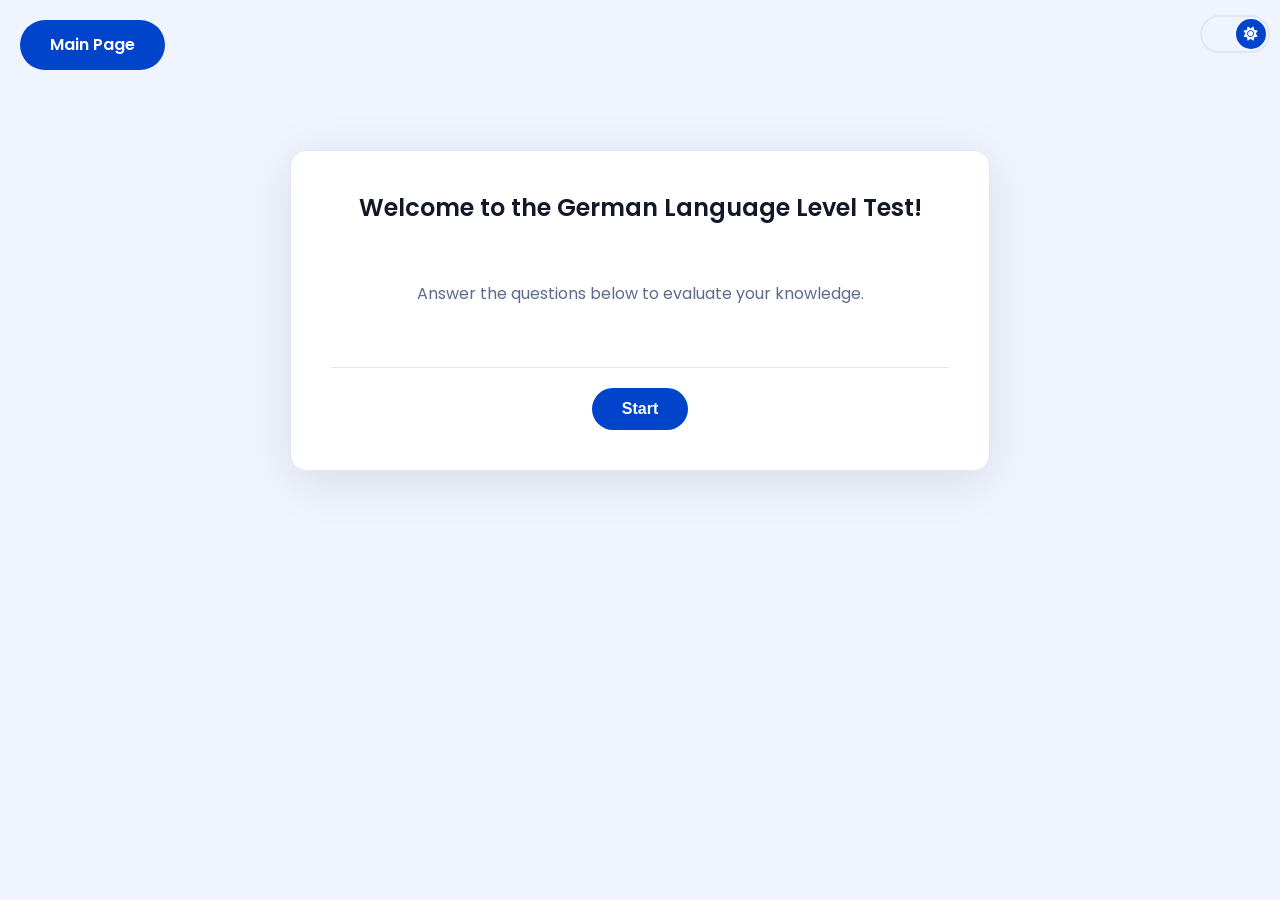
<file: Foreign-Languages/german.html>
<!DOCTYPE html>
<html lang="en">
  <head>
    <meta charset="UTF-8" />
    <meta name="viewport" content="width=device-width, initial-scale=1.0" />
    <title>German Language Level Test</title>
    <link rel="stylesheet" href="language-style.css" />
    <link
      rel="stylesheet"
      href="https://cdnjs.cloudflare.com/ajax/libs/font-awesome/6.0.0-beta3/css/all.min.css"
    />
    <script>
      // Πρόληψη του "theme flash"
      (function () {
        const savedTheme = localStorage.getItem("theme") || "light";
        if (savedTheme === "light") {
          document.documentElement.classList.add("light-theme");
        }
      })();
    </script>
  </head>
  <body>
    <li class="theme-toggle-li2" style="list-style: none;">
      <label class="theme-switch">
        <input type="checkbox" id="theme-toggle-checkbox" />
        <span class="slider">
          <i class="fas fa-sun"></i>
        </span>
      </label>
    </li>

    <a href="foreignlanguages.html" class="home-link nav-btn">Main Page</a>

    <main id="german-quiz" class="quiz-container">
      <div id="quiz">
        <div class="quiz-header">
          <h2 id="question-text">Welcome to the German Language Level Test!</h2>
          <p>Answer the questions below to evaluate your knowledge.</p>
        </div>

        <div id="answer-options" class="answer-options">
            </div>

        <div class="quiz-footer">
          <button id="start-btn" class="nav-btn">Start</button>
          
          <div class="progress-info">
            <button id="prev-btn" class="nav-btn secondary-btn" style="display: none">
              Back
            </button>
            
            <div class="progress-bar-container">
              <div id="progress-bar" class="progress-bar"></div>
            </div>
            
            <span id="question-counter"></span>
            
            <button id="next-btn" class="nav-btn" style="display: none">
              Next
            </button>
          </div>
        </div>
      </div>

      <div id="results" class="results-container" style="display: none">
        <h2>Your Results!</h2>
        <div id="results-content"></div>
        <div class="results-footer">
          <button id="restart-btn" class="nav-btn">Restart Test</button>
          <a href="../Online-Courses.html" class="nav-btn">Check Online Courses</a>
        </div>
      </div>
    </main>

    <script src="main-script.js"></script>

    <script>
  // --- FINAL Universal Toggle Switch Script ---
  document.addEventListener('DOMContentLoaded', () => {
    const themeToggleCheckbox = document.getElementById('theme-toggle-checkbox');
    if (!themeToggleCheckbox) return;

    const rootHtmlElement = document.documentElement; // Target the <html> element
    const themeIcon = themeToggleCheckbox.nextElementSibling.querySelector('.fas');

    const applyTheme = (theme) => {
      if (theme === 'light') {
        rootHtmlElement.classList.add('light-theme'); // Apply to <html>
        themeIcon.classList.remove('fa-moon');
        themeIcon.classList.add('fa-sun');
        themeToggleCheckbox.checked = true;
      } else {
        rootHtmlElement.classList.remove('light-theme'); // Apply to <html>
        themeIcon.classList.remove('fa-sun');
        themeIcon.classList.add('fa-moon');
        themeToggleCheckbox.checked = false;
      }
    };

    themeToggleCheckbox.addEventListener('change', () => {
      const newTheme = themeToggleCheckbox.checked ? 'light' : 'dark';
      localStorage.setItem('theme', newTheme);
      applyTheme(newTheme);
    });

    // Sync the checkbox state on load
    const savedTheme = localStorage.getItem('theme') || 'light';
    applyTheme(savedTheme);
  });
</script>
  </body>
</html>
</file>
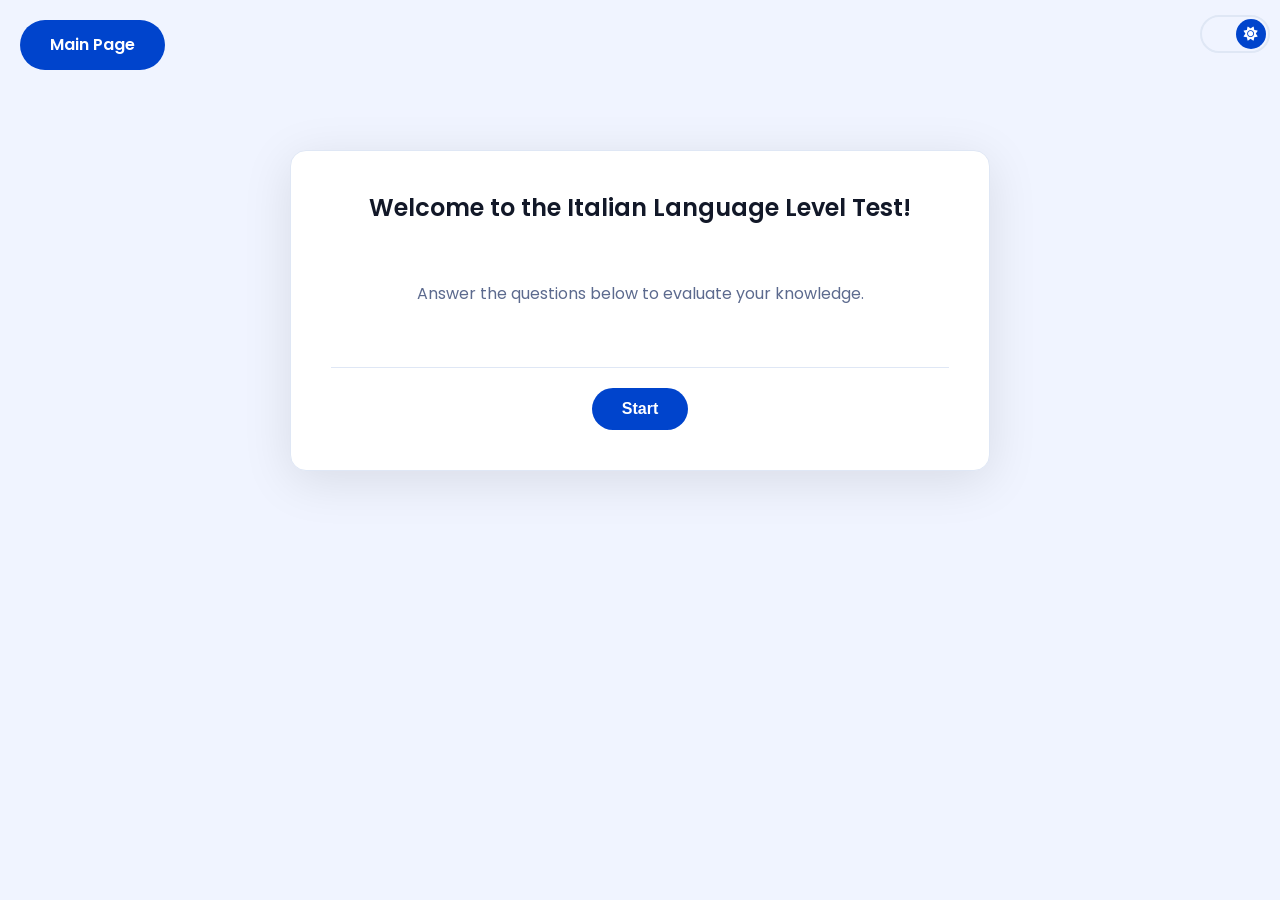
<file: Foreign-Languages/italian.html>
<!DOCTYPE html>
<html lang="en">
  <head>
    <meta charset="UTF-8" />
    <meta name="viewport" content="width=device-width, initial-scale=1.0" />
    <title>Italian Language Level Test</title>
    <link rel="stylesheet" href="language-style.css" />

    <link
      rel="stylesheet"
      href="https://cdnjs.cloudflare.com/ajax/libs/font-awesome/6.0.0-beta3/css/all.min.css"
    />
    <script>
      // This script runs instantly to prevent the theme flash.
      (function () {
        const savedTheme = localStorage.getItem("theme") || "light"; // Default to light
        if (savedTheme === "light") {
          document.documentElement.classList.add("light-theme");
        }
      })();
    </script>
  </head>
  <body>
    <li class="theme-toggle-li2">
      <label class="theme-switch">
        <input type="checkbox" id="theme-toggle-checkbox" />
        <span class="slider">
          <i class="fas fa-sun"></i>
        </span>
      </label>
    </li>
    <a href="foreignlanguages.html" class="home-link nav-btn">Main Page</a>

    <main id="italian-quiz" class="quiz-container">
      <div id="quiz">
        <div class="quiz-header">
          <h2 id="question-text">
            Welcome to the Italian Language Level Test!
          </h2>
          <p>Answer the questions below to evaluate your knowledge.</p>
        </div>
        <div id="answer-options" class="answer-options"></div>
        <div class="quiz-footer">
          <button id="start-btn" class="nav-btn">Start</button>
          <div class="progress-info">
            <button
              id="prev-btn"
              class="nav-btn secondary-btn"
              style="display: none"
            >
              Back
            </button>
            <div class="progress-bar-container">
              <div id="progress-bar" class="progress-bar"></div>
            </div>
            <span id="question-counter"></span>
            <button id="next-btn" class="nav-btn" style="display: none">
              Next
            </button>
          </div>
        </div>
      </div>
      <div id="results" class="results-container" style="display: none">
        <h2>Your Results!</h2>
        <div id="results-content"></div>
        <div class="results-footer">
          <button id="restart-btn" class="nav-btn">Restart Test</button>
          <a href="../Online-Courses.html" class="nav-btn"
            >Check Online Courses</a
          >
        </div>
      </div>
    </main>
    <script src="main-script.js"></script>
    <script>
      // --- FINAL Universal Toggle Switch Script ---
      document.addEventListener("DOMContentLoaded", () => {
        const themeToggleCheckbox = document.getElementById(
          "theme-toggle-checkbox"
        );
        if (!themeToggleCheckbox) return;

        const rootHtmlElement = document.documentElement; // Target the <html> element
        const themeIcon =
          themeToggleCheckbox.nextElementSibling.querySelector(".fas");

        const applyTheme = (theme) => {
          if (theme === "light") {
            rootHtmlElement.classList.add("light-theme"); // Apply to <html>
            themeIcon.classList.remove("fa-moon");
            themeIcon.classList.add("fa-sun");
            themeToggleCheckbox.checked = true;
          } else {
            rootHtmlElement.classList.remove("light-theme"); // Apply to <html>
            themeIcon.classList.remove("fa-sun");
            themeIcon.classList.add("fa-moon");
            themeToggleCheckbox.checked = false;
          }
        };

        themeToggleCheckbox.addEventListener("change", () => {
          const newTheme = themeToggleCheckbox.checked ? "light" : "dark";
          localStorage.setItem("theme", newTheme);
          applyTheme(newTheme);
        });

        // Sync the checkbox state on load
        const savedTheme = localStorage.getItem("theme") || "light";
        applyTheme(savedTheme);
      });
    </script>
  </body>
</html>
</file>
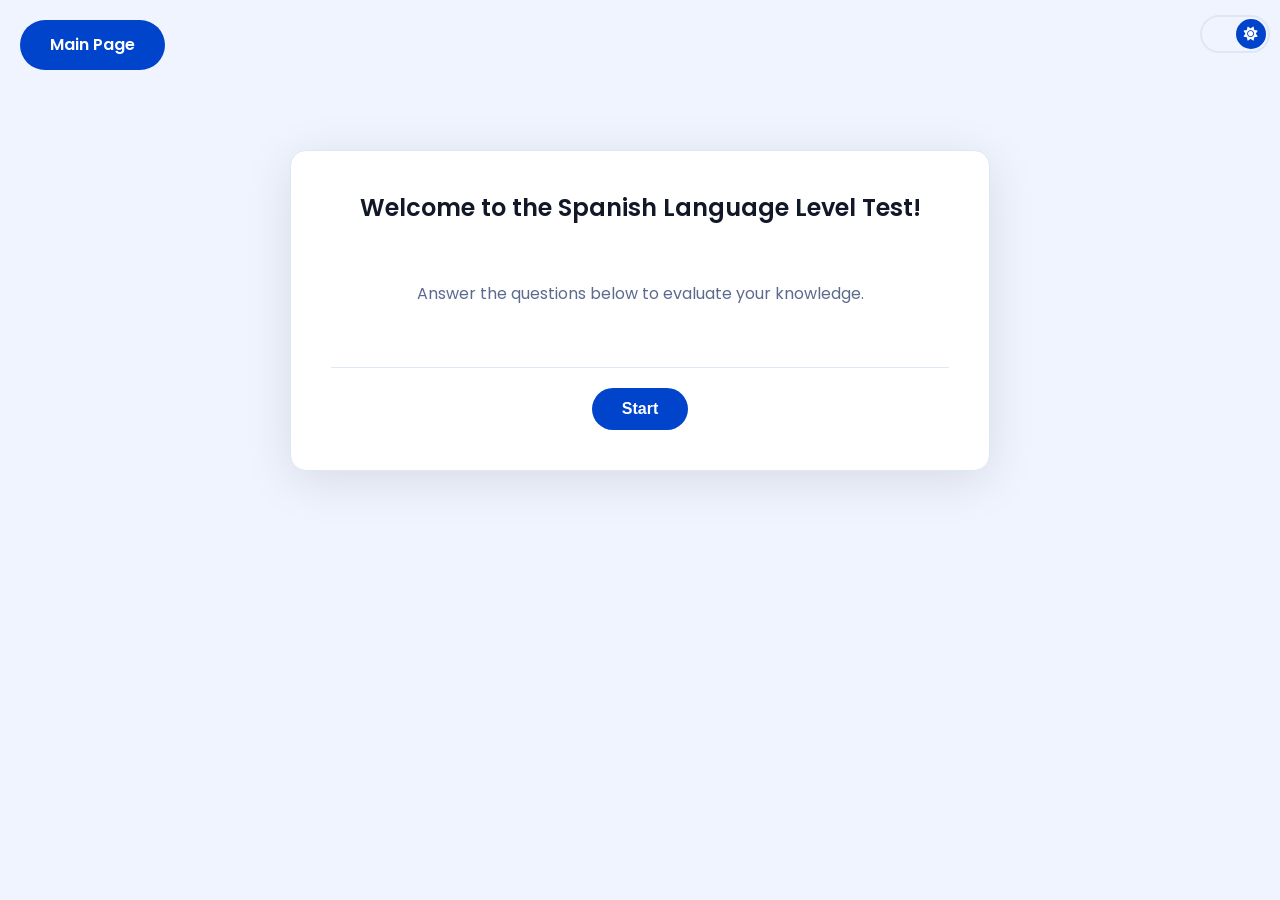
<file: Foreign-Languages/spanish.html>
<!DOCTYPE html>
<html lang="en">
  <head>
    <meta charset="UTF-8" />
    <meta name="viewport" content="width=device-width, initial-scale=1.0" />
    <title>Spanish Language Level Test</title>
    <link rel="stylesheet" href="language-style.css" />
    <link
      rel="stylesheet"
      href="https://cdnjs.cloudflare.com/ajax/libs/font-awesome/6.0.0-beta3/css/all.min.css"
    />
    <script>
      // This script runs instantly to prevent the theme flash.
      (function () {
        const savedTheme = localStorage.getItem("theme") || "light"; // Default to light
        if (savedTheme === "light") {
          document.documentElement.classList.add("light-theme");
        }
      })();
    </script>
  </head>
  <body>
    <li class="theme-toggle-li2">
      <label class="theme-switch">
        <input type="checkbox" id="theme-toggle-checkbox" />
        <span class="slider">
          <i class="fas fa-sun"></i>
        </span>
      </label>
    </li>
    <a href="foreignlanguages.html" class="home-link nav-btn">Main Page</a>

    <main id="spanish-quiz" class="quiz-container">
      <div id="quiz">
        <div class="quiz-header">
          <h2 id="question-text">
            Welcome to the Spanish Language Level Test!
          </h2>
          <p>Answer the questions below to evaluate your knowledge.</p>
        </div>
        <div id="answer-options" class="answer-options"></div>
        <div class="quiz-footer">
          <button id="start-btn" class="nav-btn">Start</button>
          <div class="progress-info">
            <button
              id="prev-btn"
              class="nav-btn secondary-btn"
              style="display: none"
            >
              Back
            </button>
            <div class="progress-bar-container">
              <div id="progress-bar" class="progress-bar"></div>
            </div>
            <span id="question-counter"></span>
            <button id="next-btn" class="nav-btn" style="display: none">
              Next
            </button>
          </div>
        </div>
      </div>
      <div id="results" class="results-container" style="display: none">
        <h2>Your Results!</h2>
        <div id="results-content"></div>
        <div class="results-footer">
          <button id="restart-btn" class="nav-btn">Restart Test</button>
          <a href="../Online-Courses.html" class="nav-btn"
            >Check Online Courses</a
          >
        </div>
      </div>
    </main>
    <script src="main-script.js"></script>
    <script>
      // --- FINAL Universal Toggle Switch Script ---
      document.addEventListener("DOMContentLoaded", () => {
        const themeToggleCheckbox = document.getElementById(
          "theme-toggle-checkbox"
        );
        if (!themeToggleCheckbox) return;

        const rootHtmlElement = document.documentElement; // Target the <html> element
        const themeIcon =
          themeToggleCheckbox.nextElementSibling.querySelector(".fas");

        const applyTheme = (theme) => {
          if (theme === "light") {
            rootHtmlElement.classList.add("light-theme"); // Apply to <html>
            themeIcon.classList.remove("fa-moon");
            themeIcon.classList.add("fa-sun");
            themeToggleCheckbox.checked = true;
          } else {
            rootHtmlElement.classList.remove("light-theme"); // Apply to <html>
            themeIcon.classList.remove("fa-sun");
            themeIcon.classList.add("fa-moon");
            themeToggleCheckbox.checked = false;
          }
        };

        themeToggleCheckbox.addEventListener("change", () => {
          const newTheme = themeToggleCheckbox.checked ? "light" : "dark";
          localStorage.setItem("theme", newTheme);
          applyTheme(newTheme);
        });

        // Sync the checkbox state on load
        const savedTheme = localStorage.getItem("theme") || "light";
        applyTheme(savedTheme);
      });
    </script>
  </body>
</html>
</file>
<file: style.css>
/* ============================================== */
/* --- COLOR VARIABLES & THEMES (ADDED) --- */
/* ============================================== */

/* Default (Dark Theme) variables */
:root {
    --primary-color: #3b82f6;
    --background-color: #121828;
    --container-color: #1c243b;
    --container-alt-color: #121828;
    --border-color: #2a3659;
    --text-color: #f0f4ff;
    --text-muted-color: #8a99c4;
    --shadow-color: rgba(0, 0, 0, 0.2);
    --slider-btn-bg: rgba(255, 255, 255, 0.1);
    --slider-btn-hover-bg: rgba(255, 255, 255, 0.2);
    --nav-link-color: white;
    /* ADDED: Variable to control the logo's color inversion */
    --logo-filter: brightness(0) invert(1);
}

/* Light Theme variables */
html.light-theme {
    --primary-color: #0044cc;
    --background-color: #f9fbff;
    --container-color: #ffffff;
    --container-alt-color: #f9fbff;
    --border-color: #e2e8f0;
    --text-color: #0f172a;
    --text-muted-color: #333;
    --shadow-color: rgba(0, 0, 0, 0.1);
    --slider-btn-bg: rgba(15, 23, 42, 0.5);
    --slider-btn-hover-bg: rgba(15, 23, 42, 0.8);
    --nav-link-color: #000000;
    /* ADDED: Revert the logo filter for light mode */
    --logo-filter: none;
}


/* Reset */
* {
    margin: 0;
    padding: 0;
    box-sizing: border-box;
}

body {
    font-family: 'Jost', sans-serif;
    /* THEME CHANGE: Using variables */
    background-color: var(--background-color);
    color: var(--text-color);
    transition: background-color 0.3s, color 0.3s;
}

/* --- THEME TOGGLE BUTTON (ADDED) --- */
.theme-toggle-btn {
    position: absolute;
    top: 20px;
    right: 20px;
    background-color: var(--border-color);
    color: var(--text-muted-color);
    border: none;
    padding: 10px 20px;
    font-size: 1.1em;
    font-weight: 600;
    border-radius: 30px;
    cursor: pointer;
    transition: background-color 0.2s, transform 0.2s;
    z-index: 20; /* High z-index */
}

.theme-toggle-btn:hover {
    background-color: var(--container-color);
    transform: scale(1.05);
}


/* --- HEADER --- */
header {
    position: absolute;
    top: 0;
    left: 0;
    width: 100%;
    z-index: 10;
    display: flex;
    justify-content: space-between;
    align-items: center;
    padding: 70px 50px;
    background: transparent;
        font-size: 1.01em;

}

.head2 {
     position: absolute;
    top: 0;
    left: 0;
    width: 100%;
    z-index: 10;
    display: flex;
    justify-content: space-between;
    align-items: center;
    padding: 70px 50px;
    background: transparent;
    /* THEME CHANGE: color removed, inherited from body */
}

.color-change2 {
    color: var(--text-color);
}

.logo1 img{
    width: 200px;
    position: relative;
    bottom: 50px;
    /* THEME CHANGE: Applying the logo filter variable */
    filter: var(--logo-filter);
    transition: filter 0.3s ease;
}

.nav-links2 {
    list-style: none;
    display: flex;
    gap: 20px;
    position: relative;
    bottom: 50px;
}

.nav-links2 li a {
    text-decoration: none;
    font-weight: 500;
    padding: 8px 15px;
    border-radius: 20px;
    transition: background-color 0.3s ease;
    /* THEME CHANGE: Using variable */
    color: var(--nav-link-color);
}

.nav-links2 li a:hover {
    background-color: rgba(125, 125, 125, 0.2);
}

.nav-links {
    list-style: none;
    display: flex;
    gap: 20px;
    position: relative;
    bottom: 50px;
}

.nav-links li a {
    color: white;
    text-decoration: none;
    font-weight: 500;
    padding: 8px 15px;
    border-radius: 20px;
    transition: background-color 0.3s ease;
}

.nav-links li a:hover {
    background-color: rgba(255, 255, 255, 0.2);
}


/* --- HERO SECTION --- */
.hero {
    position: relative;
    height: 100vh;
    display: flex;
    justify-content: center;
    align-items: center;
    text-align: center;
    color: white;
    overflow: hidden;
}

#bg-video {
    position: absolute;
    top: 0;
    left: 0;
    width: 100%;
    height: 100%;
    object-fit: cover;
    z-index: 0;
}

.overlay {
    position: absolute;
    top: 0;
    left: 0;
    width: 100%;
    height: 100%;
    background: rgba(7, 68, 190, 0.28);
    z-index: 1;
}

.hero-text {
    position: relative;
    z-index: 2;
    display: flex;
    flex-direction: column;
    align-items: center;
}

.hero-text h1 {
    font-size: 3.5em;
    text-shadow: 2px 2px 20px rgba(0,0,0,0.5);
    margin-bottom: 20px;
    opacity: 0;
    transform: translateY(-20px);
    animation: fadeUp 1.5s ease forwards;
}

.hero-text h2 {
    font-size: 1.8em;
    text-shadow: 2px 2px 20px rgba(0,0,0,0.5);
    opacity: 0;
    transform: translateY(-20px);
    animation: fadeUp 1.5s ease forwards;
    animation-delay: 0.5s;
    margin-top: 0;
}

@keyframes fadeIn {
    from { opacity: 0; transform: translateY(-20px);}
    to { opacity: 1; transform: translateY(0);}
}

@keyframes fadeUp {
    from {
        opacity: 0;
        transform: translateY(40px);
    }
    to {
        opacity: 1;
        transform: translateY(0);
    }
}


/* --- INFO SECTION (The one with video on the left) --- */
.info-section {
    display: flex;
    justify-content: center;
    align-items: center;
    gap: 60px;
    padding: 80px 10%; /* This padding creates the space INSIDE the section */
    /* THEME CHANGE: Using variable */
    background-color: var(--background-color);
    padding-top: 200px;
    padding-bottom: 180px;
}

.info-video video {
    width: 500px;
    height: auto;
    border-radius: 20px;
    box-shadow: 0 12px 30px var(--shadow-color);
    transition: transform 0.4s ease, box-shadow 0.4s ease;
    object-fit: cover;
}

.info-video video:hover {
    transform: scale(1.05);
    box-shadow: 0 12px 30px var(--shadow-color);
}

.info-text {
    max-width: 900px;
}

.info-text h2 {
    /* THEME CHANGE: Using variable */
    color: var(--primary-color);
    font-size: 2em;
    margin-bottom: 20px;
    text-shadow: 1px 1px 5px var(--shadow-color);
}

.info-text p {
    /* THEME CHANGE: Using variable */
    color: var(--text-muted-color);
    font-size: 1.1em;
    line-height: 1.6;
}

/* --- CONTAINER (Animated Circles Section) --- */


.results-section {
  padding-top: 80px;
  background-color: var(--background-color);
}

.section-title {
  text-align: center;
  font-size: 2.6em;
  font-weight: 700;
  margin-bottom: 60px;
  color: #0044cc;
}

.container {
  display: flex;
  justify-content: center;
  align-items: center;
  gap: 120px;
  flex-wrap: wrap;
  background: linear-gradient(135deg, #1e3a8a, #0f172a);
  padding: 60px;
  width: 100%;
  position: relative;
  z-index: 1;

  /* ΣΚΙΑ ΠΑΝΩ + ΚΑΤΩ */
  box-shadow:
    0 -18px 35px -10px rgba(13, 10, 54, 0.75),
    0  18px 35px -10px rgba(13, 10, 54, 0.75);
  
}


.circle-card {
  position: relative;
  width: 160px;
  height: 160px;
  border-radius: 50%;
  background: rgba(255, 255, 255, 0.05);
  border: 4px solid rgba(255, 255, 255, 0.15);
  display: flex;
  align-items: center;
  justify-content: center;
  cursor: pointer;
  transition: transform 0.3s ease, box-shadow 0.3s ease;
  margin-bottom: 50px;
}

.circle-card:hover {
  transform: translateY(-6px);
  box-shadow: 0 8px 25px rgba(0, 0, 0, 0.4);
}

.circle-card .number {
  font-size: 2.4rem;
  font-weight: 700;
  z-index: 2;
  color: #fff;
}

.circle-card .label {
  position: absolute;
  top: 170px;
  width: 100%;
  text-align: center;
  font-family: "Montserrat", "Poppins", sans-serif;
  font-weight: 600;
  font-size: 1rem;
  letter-spacing: 0.5px;
}

.circle-card svg {
  position: absolute;
  top: 0;
  left: 0;
  transform: rotate(-90deg);
  width: 100%;
  height: 100%;
}

.circle-card circle {
  fill: none;
  stroke-width: 10;
  cx: 80;
  cy: 80;
  r: 70;
}

circle.bg {
  stroke: rgba(255, 255, 255, 0.1);
}

circle.fg {
  stroke: #38bdf8;
  stroke-linecap: round;
  stroke-dasharray: 440;
  stroke-dashoffset: 440;
  transition: stroke-dashoffset 1.5s ease;
}

.circle-card:nth-child(1) circle.fg { stroke: #3b82f6; }
.circle-card:nth-child(2) circle.fg { stroke: #22c55e; }
.circle-card:nth-child(3) circle.fg { stroke: #f59e0b; }
.circle-card:nth-child(4) circle.fg { stroke: #c793c7; }

.circle-card:nth-child(1) .label { color: #6c8adb; }
.circle-card:nth-child(2) .label { color: #6c8adb; }
.circle-card:nth-child(3) .label { color: #6c8adb; }
.circle-card:nth-child(4) .label { color: #6c8adb; }

.stats-note {
  text-align: center;
  font-size: 0.9rem;
  line-height: 1.4;
  color: rgba(156, 175, 214, 0.85);
  font-family: 'Inter', sans-serif;
  font-weight: 400;
  margin-top: 40px;
}





/* --- NEW INFO SECTION (The one with the Start button) --- */
.info-section-new {
    display: flex;
    flex-wrap: wrap;
    align-items: center;
    justify-content: center;
    gap: 60px;
    padding: 100px 10%;
    flex-direction: row-reverse;
    /* THEME CHANGE: Using variable */
    background-color: var(--background-color);
}

.info-section-new .info-video {
    flex: 1 1 500px;
    max-width: 600px;
    border-radius: 20px;
    overflow: hidden;
    box-shadow: 0 12px 30px var(--shadow-color);
}

.info-section-new .info-video video {
    width: 100%;
    height: auto;
    display: block;
    border-radius: 20px;
    object-fit: cover;
    transition: transform 0.4s ease, box-shadow 0.4s ease;
}

.info-section-new .info-text {
    flex: 1 1 500px;
    max-width: 600px;
    color: var(--text-muted-color);
}

.info-section-new .info-text h2 {
    font-size: 2.5em;
    margin-bottom: 25px;
    color: var(--primary-color);
}

.info-section-new .info-text p {
    font-size: 1.2em;
    line-height: 1.7;
    color: var(--text-muted-color);
}

.fade-in-item {
    opacity: 0;
    transform: translateY(30px);
    transition: opacity 0.8s ease-out, transform 0.8s ease-out;
}

.fade-in-item.visible {
    opacity: 1;
    transform: translateY(0);
}

.start-button {
    display: inline-block;
    margin-top: 20px;
    padding: 12px 30px;
    background-color: var(--primary-color);
    color: #fff;
    font-size: 1.1em;
    font-weight: 600;
    border-radius: 10px;
    text-decoration: none;
    text-align: center;
    transition: background-color 0.3s ease, transform 0.3s ease;
}

.start-button:hover {
    background-color: #60a5fa; /* Hover color for primary */
    transform: translateY(-3px);
}


/* ======================= FOOTER STYLES ======================= */
.site-footer {
    background-color: #0f172a; /* Dark blue from your .container */
    color: #a0aec0; /* Light grey for text */
    font-family: 'Jost', sans-serif;
    padding: 50px 50px 20px;  
}

.site-footer2 {
  background-color: #0f172a; /* Dark blue from your .container */
    color: #a0aec0; /* Light grey for text */
    font-family: 'Jost', sans-serif;
    padding: 50px 50px 20px;
    margin-top: 100px;
}

.footer-container {
    max-width: 1200px;
    margin: 0 auto;
    padding: 0 20px;
    display: flex;
    justify-content: space-between;
    flex-wrap: wrap;
    gap: 40px;
}

.footer-column {
    flex: 1;
    min-width: 250px; /* Helps with responsiveness */
     display: flex;
    flex-direction: column;
    align-items: center;
}

.footer-column h4 {
    color: #ffffff;
    font-size: 1.1em;
    margin-bottom: 25px;
    text-transform: uppercase;
    letter-spacing: 1px;
}

.footer-column.about p {
    margin-bottom: 20px;
    line-height: 1.7;
}

.footer-logo {
    max-width: 200px;
    margin-bottom: 15px;
    filter: brightness(0) invert(1);
    position: relative;
    bottom: 5px; 
    right: 10px;
}

.footer-column ul {
    list-style: none;
    padding: 0;
    margin: 0;
}

.footer-column ul li {
    margin-bottom: 12px;
}

.footer-column a {
    color: #a0aec0;
    text-decoration: none;
    transition: color 0.3s ease;
}

.footer-column a:hover {
    color: #ffffff;
}

.social-links a {
    margin-right: 15px;
    font-weight: 500;
    list-style: none;
}
.social-links{
    list-style: none;
    display: flex;
}

/* --- Footer Bottom (Copyright) --- */
.footer-bottom {
    text-align: center;
    margin-top: 50px;
    padding-top: 20px;
    border-top: 1px solid #2d3748;
}


/* ======================= ONLINE COURSES PAGE STYLES ======================= */

/* --- Page Title Section --- */
.page-title {
  padding: 200px 50px 80px 50px; /* More padding top to clear the header */
  text-align: center;
  /* THEME CHANGE: Using variable */
  background-color: var(--container-alt-color);
  transition: background-color 0.3s ease;
}

.page-title h1 {
  font-size: 3em;
  /* THEME CHANGE: Using variable */
  color: var(--text-color);
  margin-bottom: 10px;
}

.page-title p {
  font-size: 1.2em;
  /* THEME CHANGE: Using variable */
  color: var(--text-muted-color);
}

/* --- Main Container for all Course Sections --- */
.courses-container {
  width: 100%;
}

/* --- Styling for Each Course Category (Pathways, Exams, etc.) --- */
.course-category {
  padding: 80px 10%; /* Spacing around each category */
  transition: background-color 0.3s;
}

.course-category h2 {
  text-align: center;
  font-size: 2.5em;
  /* THEME CHANGE: Using variable */
  color: var(--primary-color);
  margin-bottom: 50px;
}

/* Use alternating background colors for visual separation */
.course-category:nth-child(even) {
  /* THEME CHANGE: Using variable */
  background-color: var(--container-alt-color);
}

/* --- Grid Layout for the Teacher Cards --- */
.category-grid {
  display: grid;
  /* This creates a responsive grid that fits as many cards as possible */
  grid-template-columns: repeat(auto-fit, minmax(300px, 1fr));
  gap: 40px;
}

/* --- The Teacher Card Design --- */
.teacher-card {
  /* THEME CHANGE: Using variable */
  background-color: var(--container-color);
  border-radius: 15px;
  overflow: hidden;
  display: flex;
  flex-direction: column;
}

.teacher-card img {
  width: 100%;
  height: 250px;
  object-fit: cover;
}

.teacher-card .card-content {
  padding: 25px;
  display: flex;
  flex-direction: column;
  flex-grow: 1;
  text-align: center;
}

.teacher-card h4 {
  font-size: 1.4em;
  /* THEME CHANGE: Using variable */
  color: var(--text-color);
  margin-bottom: 5px;
}

.teacher-card h5 {
  font-size: 1em;
  /* THEME CHANGE: Using variable */
  color: var(--primary-color);
  font-weight: 600;
  margin-bottom: 15px;
}

.teacher-card p {
  font-size: 1em;
  line-height: 1.6;
  /* THEME CHANGE: Using variable */
  color: var(--text-muted-color);
  margin-bottom: 20px;
  flex-grow: 1;
}

/* --- Learn More Button --- */
.btn-learn-more {
  display: inline-block;
  padding: 10px 25px;
  /* THEME CHANGE: Using variable */
  background-color: var(--primary-color);
  color: #fff;
  font-size: 1em;
  font-weight: 600;
  border-radius: 10px;
  text-decoration: none;
  text-align: center;
  transition: background-color 0.3s ease, transform 0.2s ease;
  margin-top: auto; /* Aligns the button to the bottom of the card */
}

.btn-learn-more:hover {
  background-color: #60a5fa;
  transform: translateY(-2px);
}


/* ================================================== */
/* START: FINAL MODERN SLIDER STYLES (Use This Block) */
/* ================================================== */

.slider-wrapper {
  max-width: 1330px;
  margin: 0 auto;
  position: relative;
  overflow: hidden;
}

.slider-track {
  display: flex;
  gap: 30px;
  transition: transform 0.5s ease-in-out;
  background-color: transparent; /* This is important */
}

.slider-track .teacher-card {
  flex-shrink: 0;
  border: 1px solid var(--border-color);
}

/* --- Modern Button Style --- */
.slider-btn {
  position: absolute;
  top: 50%;
  transform: translateY(-50%);
  z-index: 5;
  /* THEME CHANGE: Using variables */
  background-color: var(--slider-btn-bg);
  color: white;
  border: none;
  border-radius: 50%;
  width: 45px;
  height: 45px;
  font-size: 1rem;
  cursor: pointer;
  opacity: 0; 
  transition: opacity 0.3s ease, background-color 0.3s ease;
}

/* Make active (not disabled) buttons fully visible on hover */
.slider-wrapper:hover .slider-btn:not(:disabled) {
  opacity: 1;
}

/* Make DISABLED buttons only slightly visible on hover */
.slider-wrapper:hover .slider-btn:disabled {
  opacity: 0.2;
  cursor: default;
}

.slider-btn:hover:not(:disabled) {
  /* THEME CHANGE: Using variable */
  background-color: var(--slider-btn-hover-bg);
}

.slider-btn.prev {
  left: 15px;
}

.slider-btn.next {
  right: 15px;
}
/* ================================================== */
/* END: FINAL MODERN SLIDER STYLES                    */
/* ================================================== */


/* ========================================================= */
/* START: CORRECTED STYLES FOR FOREIGN LANGUAGE CARDS      */
/* ========================================================= */

.course-category#languages {
  /* THEME CHANGE: Using variable */
  background-color: var(--background-color);
  padding: 80px 0;
}

/* 1. Make the section title blue to match the others */
.course-category#languages h2 {
  /* THEME CHANGE: Using variable */
  color: var(--primary-color);
}

.parallax-grid {
  display: grid;
  grid-template-columns: repeat(4, 1fr);
  gap: 30px;
  max-width: 1330px;
  margin: 0 auto;
}

.parallax-card {
  position: relative;
  height: 380px;
  border-radius: 20px;
  overflow: hidden;
  box-shadow: 0 10px 30px var(--shadow-color);
  cursor: pointer;
}

.parallax-card .card-image {
  width: 100%;
  height: 100%;
  object-fit: cover;
  transition: transform 0.5s ease;
}

/* 2. Style the blue overlay panel */
.parallax-card .card-content {
  position: absolute;
  bottom: 0;
  left: 0;
  width: 100%;
  padding: 20px;
  color: #fff;
  background: rgba(30, 58, 138, 0.65); /* A nice navy blue tint */
  backdrop-filter: blur(10px);
  border-top: 1px solid rgba(255, 255, 255, 0.2);
  transform: translateY(calc(100% - 75px));
  transition: transform 0.4s cubic-bezier(0.25, 1, 0.5, 1);
}

.parallax-card .card-title {
  font-size: 1.8em;
  font-weight: 600;
  padding-bottom: 20px;
}

/* 3. Make description hidden by default */
.parallax-card .card-body {
  opacity: 0;
  transition: opacity 0.3s ease;
}

.parallax-card .card-body h5 {
  font-size: 1.1em;
  font-weight: 500;
  display: flex;
  align-items: center;
  gap: 10px;
  margin-bottom: 8px;
}

.parallax-card .card-body p {
  font-size: 0.9em;
  line-height: 1.6;
}

.flag-icon {
  width: 24px;
  height: 24px;
  border-radius: 50%;
  object-fit: cover;
  box-shadow: 0 0 5px rgba(0,0,0,0.3);
}

/* 4. Re-implement the hover effects */
.parallax-card:hover .card-image {
  transform: scale(1.1);
}

/* On hover, slide the panel up */
.parallax-card:hover .card-content {
  transform: translateY(0);
}

/* On hover, fade the description text in */
.parallax-card:hover .card-body {
  opacity: 1;
  transition-delay: 0.2s; /* A slight delay makes the animation smoother */
}


/* --- Responsive styles for the footer --- */
@media (max-width: 768px) {
    .footer-container {
        flex-direction: column;
        text-align: center;
    }

    .social-links {
        margin-top: 20px;
    }
}

/* --- RESPONSIVE STYLES --- */
@media (max-width: 768px) {
    header {
        flex-direction: column;
        gap: 15px;
        padding: 15px 20px;
    }
    .hero h1 {
        font-size: 2.2em;
    }
    .info-section, .info-section-new {
        flex-direction: column;
        text-align: center;
        gap: 30px;
        padding: 50px 5%;
    }
    .info-image img, .info-video video {
        width: 100%;
    }
}

/* NEW STYLE ADDED AT THE END */
.teacher-card .subject-title {
  font-size: 0.9em;      /* Makes the subject title smaller */
  color: var(--text-muted-color); /* A more muted color */
  font-weight: 500;      /* Less bold than the field title */
  margin-top: -10px;     /* Reduces the space from the h5 above */
  margin-bottom: 15px;
}



/* --- Corrected and Final Toggle Switch CSS --- */

/* This new rule helps position the switch in the navbar */
.theme-toggle-li {
  display: flex;
  align-items: center;
  justify-content: center;
}

/* The container/track for the switch */
.theme-switch {
  position: relative;
  display: inline-block;
  width: 70px;
  height: 38px;
  cursor: pointer;
  
  /* Remove any transforms from the main container */
  transform: none; 
}

/* Hide the actual checkbox */
.theme-switch input {
  opacity: 0;
  width: 0;
  height: 0;
}

/* The bordered track */
.theme-switch .slider {
  position: absolute;
  top: -5px;
  left: 0;
  width: 100%;
  height: 100%;
  border: 2px solid var(--border-color);
  border-radius: 34px;
  transition: background-color 0.4s;
}

/* The moving circle (the thumb) */
.theme-switch .slider::before {
  content: '';
  position: absolute;
  top: 2px;
  left: 2px;
  
  height: 30px;
  width: 30px;
  
  background-color: var(--primary-color);
  border-radius: 50%;
  
  /* This is the slide animation */
  transition: transform 0.4s cubic-bezier(0.25, 1, 0.5, 1);
}

/* The icon inside the circle */
.theme-switch .slider .fas {
  position: absolute; /* Position the icon inside the moving circle */
  top: 50%;
  left: 25%;
  transform: translate(-50%, -50%);
  color: white;
  font-size: 14px;
  z-index: 10;
  
  /* Make the icon move with the circle */
  transition: transform 0.4s cubic-bezier(0.25, 1, 0.5, 1);
}

/* --- THE ANIMATION LOGIC --- */

/* When the checkbox is checked (Light Mode) */
.theme-switch input:checked + .slider::before {
  /* Move the CIRCLE to the right */
  transform: translateX(32px); 
}

.theme-switch input:checked + .slider .fas {
  /* Also move the ICON to the right */
  transform: translate(calc(-50% + 32px), -50%);
}

.ken {
  margin-top: 150px;
}

/* TEACHER PAGES */ 

 /* Custom CSS for Teacher Profile Page */
      .profile-page-wrapper {
        color: var(
          --text-color
        ); /* MODIFIED: Use CSS variable for theme compatibility */
        background-color: var(--background-color);
        padding-top: 200px; /* Increased padding to push content below the absolute header */
      }
      .profile-page-container {
        max-width: 80rem; /* max-w-7xl */
        margin-left: auto;
        margin-right: auto;
        padding: 1rem; /* p-4 */
        display: flex;
        flex-direction: column;
        align-items: flex-start;
      }
      .profile-back-link-container {
        margin-bottom: 1.5rem; /* mb-6 */
      }
      .profile-back-link {
        color: #2563eb; /* text-blue-600 */
        font-weight: 600; /* font-semibold */
        text-decoration: none;
        transition: color 0.3s;
      }
      .profile-back-link:hover {
        color: #1d4ed8; /* hover:text-blue-800 */
      }
      .profile-grid {
        display: grid;
        grid-template-columns: 1fr;
        gap: 2rem; /* gap-8 */
        width: 100%;
      }
      .profile-sidebar {
        grid-column: span 1 / span 1;
        display: flex;
        flex-direction: column;
        gap: 2rem; /* space-y-8 */
      }
      .profile-main-content {
        grid-column: span 1 / span 1;
        display: flex;
        flex-direction: column;
        gap: 2rem; /* space-y-8 */
      }
      .profile-card {
        background-color: var(--container-color);
        padding: 1.5rem; /* p-6 */
        text-align: center;
        box-shadow: 0 4px 6px -1px rgba(0, 0, 0, 0.1),
          0 2px 4px -2px rgba(0, 0, 0, 0.1); /* shadow-md */
        border-radius: 1rem; /* rounded-2xl */
      }
      .profile-main-card {
        background-color: var(--container-color);
        padding: 2rem; /* p-8 */
        box-shadow: 0 4px 6px -1px rgba(0, 0, 0, 0.1),
          0 2px 4px -2px rgba(0, 0, 0, 0.1); /* shadow-md */
        border-radius: 1rem; /* rounded-2xl */
      }
      .profile-image {
        width: 8rem; /* w-32 */
        height: 8rem; /* h-32 */
        border-radius: 9999px; /* rounded-full */
        object-fit: cover;
        margin-left: auto;
        margin-right: auto;
        border: 4px solid #93c5fd; /* ring-4 ring-blue-300 */
      }
      .profile-name {
        margin-top: 1rem; /* mt-4 */
        font-size: 1.5rem; /* text-2xl */
        font-weight: 700; /* font-bold */
        color: var(--text-color);
      }
      .profile-title {
        color: var(--primary-color);
        font-weight: 500; /* font-medium */
      }
      .profile-university {
        margin-top: 0.5rem; /* mt-2 */
        font-size: 0.875rem; /* text-sm */
        color: var(--text-muted-color);
      }
      .profile-button {
        margin-top: 1.5rem; /* mt-6 */
        width: 100%;
        background-color: var(--primary-color);
        color: #ffffff;
        font-weight: 700; /* font-bold */
        padding-top: 0.75rem; /* py-3 */
        padding-bottom: 0.75rem;
        padding-left: 1rem; /* px-4 */
        padding-right: 1rem;
        border-radius: 0.5rem; /* rounded-lg */
        border: none;
        cursor: pointer;
        transition: background-color 0.3s, transform 0.3s;
      }
      .profile-button:hover {
        background-color: #1d4ed8; /* hover:bg-blue-700 */
      }
      .profile-button:disabled {
        background-color: #6b7280; /* A gray color */
        cursor: not-allowed;
        transform: none;
      }
      .profile-card-header {
        font-size: 1.25rem; /* text-xl */
        font-weight: 700; /* font-bold */
        margin-bottom: 1rem; /* mb-4 */
        border-bottom: 1px solid var(--border-color);
        padding-bottom: 0.5rem; /* pb-2 */
        color: var(--text-color); /* ADDED: Use CSS variable */
      }
      .profile-contact-list {
        list-style: none;
        padding: 0;
        margin: 0;
        display: flex;
        flex-direction: column;
        gap: 0.75rem; /* space-y-3 */
      }
      .profile-contact-list-item {
        display: flex;
        align-items: center;
      }
      .profile-contact-icon {
        width: 1.5rem; /* w-6 */
        color: var(--primary-color);
      }
      .profile-contact-list a {
        color: var(--text-color);
        text-decoration: none;
        transition: color 0.3s ease;
      }
      
      .profile-skills-container {
        display: flex;
        flex-wrap: wrap;
        gap: 0.5rem; /* gap-2 */
      }
      .profile-skill-tag {
        background-color: #dbeafe; /* bg-blue-100 */
        color: #1e40af; /* text-blue-800 */
        font-size: 0.875rem; /* text-sm */
        font-weight: 600; /* font-semibold */
        padding: 0.375rem 0.75rem; /* px-3 py-1.5 */
        border-radius: 9999px; /* rounded-full */
      }
      .profile-main-header {
        font-size: 1.5rem; /* text-2xl */
        font-weight: 700; /* font-bold */
        margin-bottom: 1rem; /* mb-4 */
        color: var(--text-color); /* ADDED: Use CSS variable */
      }
      .profile-text {
        color: var(--text-muted-color);
        line-height: 1.625; /* leading-relaxed */
      }
      .profile-testimonials-container {
        display: flex;
        flex-direction: column;
        gap: 1.5rem; /* space-y-6 */
      }
      .profile-testimonial {
        border-left: 4px solid var(--primary-color);
        padding-left: 1rem; /* pl-4 */
      }
      .profile-testimonial-text {
        font-style: italic;
        color: var(--text-muted-color);
      }
      .profile-testimonial-author {
        margin-top: 0.5rem; /* mt-2 */
        font-weight: 600; /* font-semibold */
        color: var(--text-color);
      }

      /* Responsive styles */
      @media (min-width: 1024px) {
        .profile-grid {
          grid-template-columns: repeat(3, 1fr);
        }
        .profile-main-content {
          grid-column: span 2 / span 2;
        }
      }

      /* --- Modal Form Styles --- */
      .modal-overlay {
        position: fixed;
        top: 0;
        left: 0;
        width: 100%;
        height: 100%;
        background-color: rgba(0, 0, 0, 0.6);
        z-index: 1000;
        display: none; /* Hidden by default */
        justify-content: center;
        align-items: center;
      }
      .modal-content {
        background-color: var(--container-color);
        color: var(--text-color);
        padding: 2rem;
        border-radius: 1rem;
        width: 90%;
        max-width: 500px;
        position: relative;
        animation: fadeIn 0.3s ease-out;
      }
      @keyframes fadeIn {
        from {
          opacity: 0;
          transform: scale(0.95);
        }
        to {
          opacity: 1;
          transform: scale(1);
        }
      }
      .modal-close-btn {
        position: absolute;
        top: 1rem;
        right: 1rem;
        background: none;
        border: none;
        font-size: 1.5rem;
        color: var(--text-muted-color);
        cursor: pointer;
      }
      .modal-header {
        font-size: 1.5rem;
        font-weight: 700;
        margin-bottom: 1.5rem;
        color: var(--text-color);
      }
      .form-group {
        margin-bottom: 1rem;
      }
      .form-group label {
        display: block;
        margin-bottom: 0.5rem;
        font-weight: 500;
      }
      .form-group input,
      .form-group textarea {
        width: 100%;
        padding: 0.75rem;
        border-radius: 0.5rem;
        border: 1px solid var(--border-color);
        background-color: var(--background-color);
        color: var(--text-color);
      }
      .form-group input:focus,
      .form-group textarea:focus {
        outline: none;
        border-color: var(--primary-color);
        box-shadow: 0 0 0 2px rgba(59, 130, 246, 0.4);
      }
      .form-group textarea {
        min-height: 100px;
        resize: vertical;
      }
      .form-submit-btn {
        width: 100%;
        padding: 0.75rem;
        border: none;
        border-radius: 0.5rem;
        background-color: var(--primary-color);
        color: white;
        font-weight: 700;
        font-size: 1rem;
        cursor: pointer;
        transition: background-color 0.3s;
      }
      .form-submit-btn:hover {
        background-color: #1d4ed8;
      }
      #successMessage {
        text-align: center;
        padding: 1rem;
        background-color: #22c55e;
        color: white;
        border-radius: 0.5rem;
        margin-top: 1rem;
        display: none;
      }

      /* --- Custom Datepicker Styles --- */
      .custom-datepicker-container {
        position: relative;
      }
      #meetingDateDisplay {
        cursor: pointer;
      }
      .custom-datepicker {
        display: none; /* Hidden by default */
        position: absolute;
        z-index: 1010;
        top: 100%;
        left: 0;
        width: 300px;
        background-color: var(--container-color);
        border: 1px solid var(--border-color);
        border-radius: 0.5rem;
        padding: 0.5rem;
        box-shadow: 0 10px 15px -3px rgba(0, 0, 0, 0.1),
          0 4px 6px -2px rgba(0, 0, 0, 0.05);
      }
      .datepicker-header {
        display: flex;
        justify-content: space-between;
        align-items: center;
        padding: 0.5rem;
      }
      .datepicker-header button {
        background: none;
        border: none;
        color: var(--text-color);
        font-size: 1.2rem;
        font-weight: bold;
        cursor: pointer;
        width: 40px;
        height: 40px;
        border-radius: 50%;
        transition: background-color 0.2s;
      }
      .datepicker-header button:hover {
        background-color: var(--border-color);
      }
      .datepicker-header .current-month-year {
        font-weight: 600;
        color: var(--text-color);
      }
      .datepicker-grid {
        display: grid;
        grid-template-columns: repeat(7, 1fr);
        text-align: center;
      }
      .datepicker-weekdays span {
        font-weight: 500;
        font-size: 0.8rem;
        color: var(--text-muted-color);
        padding: 0.5rem 0;
      }
      .datepicker-day {
        padding: 0.5rem;
        cursor: pointer;
        border-radius: 50%;
        transition: background-color 0.2s;
        border: 1px solid transparent;
      }
      .datepicker-day:hover {
        background-color: var(--border-color);
      }
      .datepicker-day.other-month {
        color: var(--text-muted-color);
        opacity: 0.5;
      }
      .datepicker-day.today {
        border-color: var(--primary-color);
      }
      .datepicker-day.selected {
        background-color: var(--primary-color);
        color: white;
      }

      .parallax-card-link {
  text-decoration: none;
  color: inherit;
}


/* FOREING LANGUAGES PROFILES PAGE */

/* ============================================== */
/* --- FINAL V4 PROFILE LAYOUT (Use this only) --- */
/* ============================================== */

.profile-v4-wrapper {
    max-width: 1100px;
    margin: 0 auto;
    padding: 180px 40px 80px 40px;
}

/* --- Back Link --- */
.profile-v4-wrapper .profile-back-link {
    display: inline-block;
    margin-bottom: 25px;
    font-size: 0.9em;
    font-weight: 500;
    color: var(--text-muted-color);
    text-decoration: none;
    transition: color 0.3s ease;
    position: absolute;
    top: 250px;
}
.profile-v4-wrapper .profile-back-link:hover {
    color: var(--primary-color);
}
.profile-v4-wrapper .profile-back-link .fas {
    margin-right: 8px;
}

/* --- Clean Intro Header --- */
.profile-v4-intro {
    text-align: center;
    padding-bottom: 40px;
    margin-bottom: 40px;
}

.profile-v4-intro h1 {
    font-size: 3.5em;
    font-weight: 700;
    color: var(--text-color);
}

.profile-v4-intro .title-flag-container {
    display: flex;
    justify-content: center;
    align-items: center;
    gap: 15px;
    margin-top: 10px;
}

.profile-v4-intro .profile-title {
    font-size: 1.2em;
    color: var(--primary-color);
    font-weight: 500;
}

.profile-v4-intro .flag-icon {
    width: 28px;
    height: 28px;
    border-radius: 50%;
    box-shadow: 0 2px 5px var(--shadow-color);
}

/* --- Asymmetrical Grid --- */
.profile-v4-grid {
    display: grid;
    grid-template-columns: 1fr 2fr;
    gap: 40px;
    align-items: flex-start;
}

/* --- Base Card Style --- */
.profile-v4-card {
    background-color: var(--container-color);
    border: 1px solid var(--border-color);
    border-radius: 16px;
    padding: 30px;
}

/* --- Left Column: Photo and Skills --- */
.profile-v4-left-col .image-card {
    position: relative;
    padding: 0;
    /* THIS IS THE FIX: NO overflow: hidden; */
    transform: translateY(-80px); 
    box-shadow: 0 15px 40px var(--shadow-color);
    background: none;
    border: none;
    border-radius: 16px; 
}

.profile-v4-left-col .image-card img {
    display: block;
    width: 100%;
    height: auto;
    border-radius: 16px; /* Corners are rounded on the image itself */
}

.profile-v4-left-col .skills-card {
    margin-top: -40px;
}

.profile-v4-left-col .skills-card h2 {
    font-size: 1.2em;
    color: var(--text-color);
    margin-bottom: 20px;
}
:root:not(.light-theme) .skill-tag {
    color: var(--text-muted-color); /* Corrected to the muted gray color */
}


/* --- Hanging Button --- */
.image-card-overlay {
    position: absolute;
    bottom: -25px; 
    left: 50%;
    transform: translateX(-50%);
    width: 80%;
    text-align: center;
}

.image-card-overlay .profile-button {
    width: auto; 
    padding: 12px 25px;
    box-shadow: 0 10px 25px var(--shadow-color);
    border: 2px solid var(--background-color); 
    font-size: 0.9em;
}

/* --- Right Column: Content --- */
.profile-v4-right-col {
    display: flex;
    flex-direction: column;
    gap: 30px;
}

.profile-v4-right-col .content-card h2 {
    font-size: 1.5em;
    font-weight: 600;
    color: var(--text-color);
    margin-bottom: 15px;
}

.profile-v4-right-col .content-card p {
    font-size: 1.1em;
    line-height: 1.7;
    color: var(--text-muted-color);
}

.testimonial-v4 {
    border-left: 3px solid var(--primary-color);
    padding-left: 20px;
}
.testimonial-v4 .testimonial-text {
    font-style: italic;
}
.testimonial-v4 .testimonial-author {
    margin-top: 10px;
    font-weight: 500;
    color: var(--text-color);
}

/* --- Responsive --- */
@media (max-width: 900px) {
    .profile-v4-grid {
        grid-template-columns: 1fr;
    }
    .profile-v4-left-col .image-card {
        transform: translateY(0);
        max-width: 300px;
        margin: 0 auto;
    }
    .profile-v4-left-col .skills-card {
        margin-top: 30px;
    }
}

/* ============================================== */
/* --- NEW STYLES FOR ABOUT US PAGE --- */
/* ============================================== */

.about-section {
  display: flex;
  flex-wrap: wrap;
  align-items: center;
  justify-content: center;
  gap: 60px;
  padding: 80px 10%;
  background-color: var(--background-color);
}

.about-content-left {
  flex: 1 1 500px;
  max-width: 600px;
}

.about-content-left h2 {
  font-size: 2.5em;
  margin-bottom: 25px;
  color: var(--primary-color);
}

.about-content-left p {
  font-size: 1.1em;
  line-height: 1.7;
  color: var(--text-muted-color);
  margin-bottom: 15px;
}

.about-image {
  flex: 1 1 500px;
  max-width: 600px;
}

.about-image img {
  width: 100%;
  height: auto;
  border-radius: 20px;
  box-shadow: 0 12px 30px var(--shadow-color);
}

.team-section {
  padding: 80px 10%;
  background-color: var(--container-alt-color);
}

.team-section h2 {
  text-align: center;
  font-size: 2.5em;
  color: var(--primary-color);
  margin-bottom: 50px;
}

.team-grid {
  display: grid;
  grid-template-columns: repeat(auto-fit, minmax(280px, 1fr));
  gap: 30px;
  max-width: 1200px;
  margin: 0 auto;
}

/* Re-using .teacher-card for the team */
.team-grid .teacher-card {
  border: 1px solid var(--border-color);
}

.values-section {
  padding: 80px 10%;
  background-color: var(--background-color);
}

.values-section h2 {
  text-align: center;
  font-size: 2.5em;
  color: var(--primary-color);
  margin-bottom: 50px;
}

.values-grid {
  display: grid;
  grid-template-columns: repeat(auto-fit, minmax(300px, 1fr));
  gap: 30px;
  max-width: 1200px;
  margin: 0 auto;
}

.value-card {
  background-color: var(--container-color);
  padding: 30px;
  border-radius: 15px;
  text-align: center;
  border: 1px solid var(--border-color);
  transition: transform 0.3s ease, box-shadow 0.3s ease;
}

.value-card:hover {
  transform: translateY(-5px);
  box-shadow: 0 8px 20px var(--shadow-color);
}

.value-card .fas {
  font-size: 2.5em;
  color: var(--primary-color);
  margin-bottom: 20px;
}

.value-card h4 {
  font-size: 1.4em;
  color: var(--text-color);
  margin-bottom: 10px;
}

.value-card p {
  font-size: 1em;
  line-height: 1.6;
  color: var(--text-muted-color);
}

/* Responsive adjustments for new sections */
@media (max-width: 768px) {
  .about-section {
    flex-direction: column;
    text-align: center;
  }
}


/* ============================================== */
/* --- BACK TO TOP BUTTON (NEW) --- */
/* ============================================== */

#backToTopBtn {
  display: inline-block;
  position: fixed;
  bottom: 30px;
  right: 30px;
  z-index: 999;
  
  /* Style */
  background-color: var(--primary-color);
  color: white;
  border: none;
  border-radius: 50%;
  width: 50px;
  height: 50px;
  font-size: 1.1em;
  box-shadow: 0 4px 12px var(--shadow-color);
  cursor: pointer;
  
  /* Hide by default */
  opacity: 0;
  visibility: hidden;
  transform: translateY(15px);
  
  /* Transitions */
  transition: opacity 0.3s ease, visibility 0.3s ease, transform 0.3s ease, background-color 0.3s ease;
}

#backToTopBtn.show {
  opacity: 1;
  visibility: visible;
  transform: translateY(0);
}

#backToTopBtn:hover {
  background-color: #60a5fa; /* Matches other hover states */
}















/* ============================================== */
/* --- QUIZ PAGE STYLES (INTEGRATED & ISOLATED) --- */
/* ============================================== */

/* Αυτοί οι κανόνες εφαρμόζονται ΜΟΝΟ στο body της σελίδας του quiz, */
/* χάρη στην κλάση .quiz-page που προσθέσαμε στο HTML του. */
body.quiz-page {
    font-family: 'Poppins', sans-serif;
    display: flex;
    justify-content: center;
    align-items: center;
    min-height: 100vh;
    padding: 20px;
    /* --- Η ΔΙΟΡΘΩΣΗ ΕΙΝΑΙ ΕΔΩ --- */
    background-color: var(--background-color);
    color: var(--text-color);
}

/* Οι παρακάτω κανόνες χρησιμοποιούν τις μεταβλητές του κυρίως θέματος */
.quiz-container {
    width: 100%;
    max-width: 700px;
    background-color: var(--container-color);
    padding: 40px;
    border-radius: 16px;
    border: 1px solid var(--border-color);
    box-shadow: 0 10px 50px rgba(0, 0, 0, 0.3);
}

.quiz-header {
    text-align: center;
    margin-bottom: 30px;
}

#question-text {
    font-size: 1.8em;
    font-weight: 600;
    line-height: 1.4;
    min-height: 100px;
}

.quiz-header p {
    font-size: 1em;
    color: var(--text-muted-color);
    margin-top: 10px;
}

.answer-options {
    display: flex;
    flex-direction: column;
    gap: 15px;
    margin: 30px 0;
}

.answer-btn {
    background-color: transparent;
    border: 1px solid var(--border-color);
    color: var(--text-color);
    padding: 18px 20px;
    border-radius: 12px;
    font-size: 1.1em;
    font-weight: 500;
    cursor: pointer;
    text-align: center;
    transition: all 0.2s ease-in-out;
}

/* Στυλ για το επιλεγμένο κουμπí απάντησης */
.answer-btn.selected {
    background-color: var(--primary-color);
    color: white;
    border-color: var(--primary-color);
    transform: translateY(2px); /* Δημιουργεί την αίσθηση ότι πατήθηκε */
    box-shadow: inset 0 2px 4px rgba(0, 0, 0, 0.2); /* Προσθέτει εσωτερική σκιά */
}

.answer-btn:hover {
    background-color: var(--border-color);
    border-color: var(--primary-color);
}

.quiz-footer {
    display: flex;
    justify-content: center;
    align-items: center;
    padding-top: 20px;
    border-top: 1px solid var(--border-color);
}

.progress-info {
    display: none;
    width: 100%;
    align-items: center;
    gap: 15px;
}

#question-counter {
    color: var(--text-muted-color);
}

.progress-bar-container {
    flex-grow: 1;
    height: 8px;
    background-color: var(--border-color);
    border-radius: 4px;
    overflow: hidden;
}

.progress-bar {
    width: 0%;
    height: 100%;
    background-color: var(--primary-color);
    border-radius: 4px;
    transition: width 0.3s ease;
}

.nav-btn {
    background-color: var(--primary-color);
    color: white;
    border: none;
    padding: 12px 30px;
    font-size: 1.1em;
    font-weight: 600;
    border-radius: 30px;
    cursor: pointer;
    transition: background-color 0.2s;
}

.nav-btn:hover {
    background-color: #60a5fa;
}

.results-container h2 {
    text-align: center;
    margin-bottom: 20px;
    font-size: 2em;
}

.result-item {
    background-color: var(--border-color);
    padding: 25px;
    border-radius: 12px;
    margin-bottom: 20px;
}

.result-item h3 {
    color: var(--primary-color);
    margin-bottom: 10px;
}

.result-item p {
    line-height: 1.6;
    color: var(--text-muted-color);
}

.result-item ul {
    list-style-type: none;
    padding: 0;
    margin-top: 15px;
}

.result-item li {
    background-color: var(--container-color);
    padding: 10px;
    border-radius: 8px;
    margin-bottom: 8px;
    border-left: 4px solid var(--primary-color);
}




















/* ============================================== */
/* --- QUIZ PAGE EXTRA BUTTON STYLES --- */
/* ============================================== */

.theme-toggle-li2 {
    position: absolute;
    top: 20px;
    right: 20px;
    list-style: none; /* Αφαιρεί το bullet point */
    z-index: 10;
}

.home-link {
    position: absolute;
    top: 20px;
    left: 20px;
    z-index: 10;
    text-decoration: none;
}
</file>
<file: Foreign-Languages/language-style.css>
@import url('https://fonts.googleapis.com/css2?family=Poppins:wght@400;500;600;700&display=swap');

/* ============================================== */
/* --- ΕΝΙΑΙΕΣ ΜΕΤΑΒΛΗΤΕΣ & ΘΕΜΑΤΑ (THEMES) --- */
/* ============================================== */

/* Ορισμός μεταβλητών χρώματος. Το σκούρο θέμα είναι το προεπιλεγμένο. */
:root {
    --primary-color: #3b82f6;
    --background-color: #121828;
    --container-color: #1c243b;
    --border-color: #2a3659;
    --text-color: #f0f4ff;
    --text-muted-color: #8a99c4;
    --shadow-color: rgba(0, 0, 0, 0.2);
    --correct-color: #28a745;
    --incorrect-color: #dc3545;
    --logo-filter: brightness(0) invert(1); 
    
}

/* Ορισμός μεταβλητών για το φωτεινό θέμα όταν το body έχει την κλάση .light-theme */
/* After */
html.light-theme {
    --primary-color: #0044cc;
    --background-color: #f0f4ff;
    --container-color: #ffffff;
    --border-color: #dfe7f5;
    --text-color: #121828;
    --text-muted-color: #5c6a8e;
    --shadow-color: rgba(0, 0, 0, 0.1);
    --logo-filter: none; 
}

/* ============================================== */
/* --- ΓΕΝΙΚΑ ΣΤΥΛ --- */
/* ============================================== */

* {
    margin: 0;
    padding: 0;
    box-sizing: border-box;
}

body {
    font-family: 'Poppins', sans-serif;
    background-color: var(--background-color);
    color: var(--text-color);
    line-height: 1.6;
    transition: background-color 0.3s, color 0.3s; /* Ομαλή μετάβαση */
}

/* ============================================== */
/* --- ΣΤΥΛ ΚΕΝΤΡΙΚΗΣ ΣΕΛΙΔΑΣ (main-style.css) --- */
/* ============================================== */

.do-you{
    position: relative;
    text-align: center;
    padding: 60px 20px;
    border-bottom: 1px solid var(--border-color);
    margin-top: 150px;
}

.theme-toggle-btn {
    position: absolute;
    top: 20px;
    right: 20px;
    background-color: var(--border-color);
    color: var(--text-muted-color);
    border: none;
    padding: 10px 20px;
    font-size: 1.1em;
    font-weight: 600;
    border-radius: 30px;
    cursor: pointer;
    transition: background-color 0.2s, transform 0.2s;
}

.theme-toggle-btn:hover {
    background-color: var(--container-color);
    transform: scale(1.05);
}

header {
    position: absolute;
    top: 0;
    left: 0;
    width: 100%;
    z-index: 10;
    display: flex;
    justify-content: space-between;
    align-items: center;
    padding: 70px 50px;
    background: transparent;
    font-family: 'Jost', sans-serif;
    font-size: 1.01em;
}

.head2 {
     position: absolute;
    top: 0;
    left: 0;
    width: 100%;
    z-index: 10;
    display: flex;
    justify-content: space-between;
    align-items: center;
    padding: 70px 50px;
    background: transparent;
    /* THEME CHANGE: color removed, inherited from body */
}

.color-change2 {
    color: var(--text-color);
}

.logo1 img{
    width: 200px;
    position: relative;
    bottom: 50px;
    /* THEME CHANGE: Applying the logo filter variable */
    filter: var(--logo-filter);
    transition: filter 0.3s ease;
}

.nav-links2 {
    list-style: none;
    display: flex;
    gap: 20px;
    position: relative;
    bottom: 50px;
}

.nav-links2 li a {
    text-decoration: none;
    font-weight: 500;
    padding: 8px 15px;
    border-radius: 20px;
    transition: background-color 0.3s ease;
    /* THEME CHANGE: Using variable */
    color: var(--nav-link-color);
}

.nav-links2 li a:hover {
    background-color: rgba(125, 125, 125, 0.2);
}


header h1 {
    font-size: 2.5em;
    font-weight: 700;
}

header p {
    font-size: 1.2em;
    color: var(--text-muted-color);
    max-width: 600px;
    margin: 10px auto 0;
}

main {
    max-width: 1100px;
    margin: 0 auto;
    padding: 40px 20px;
}

section {
    margin-bottom: 60px;
    text-align: center;
}

section h2 {
    font-size: 2em;
    margin-bottom: 15px;
    color: var(--primary-color);
}

section > p {
    color: var(--text-muted-color);
    max-width: 700px;
    margin: 0 auto 30px auto;
}

.language-grid {
  display: grid;
  /* This is the key change: It creates two equal-width columns. */
  grid-template-columns: repeat(2, 1fr); 
  gap: 30px; /* This is the space between the cards. */
  
  /* These next two lines center the grid on the page. */
  max-width: 850px; /* Adjust this value to make the grid wider or narrower. */
  margin: 0 auto; /* This centers the grid horizontally. */
  margin-top: 50px;
}
.language-card {
    background-color: var(--container-color);
    border: 1px solid var(--border-color);
    border-radius: 16px;
    padding: 30px;
    text-align: center;
    box-shadow: 0 5px 15px var(--shadow-color);
    transition: transform 0.2s ease, box-shadow 0.2s ease;
}

.language-card:hover {
    transform: translateY(-5px);
    box-shadow: 0 10px 30px var(--shadow-color);
}

.language-card h3 {
    font-size: 1.8em;
    margin-bottom: 15px;
}

.language-card p {
    color: var(--text-muted-color);
    margin-bottom: 25px;
    min-height: 50px;
}

.test-link {
    display: inline-block;
    background-color: var(--primary-color);
    color: white;
    text-decoration: none;
    padding: 12px 30px;
    font-size: 1em;
    font-weight: 600;
    border-radius: 30px;
    cursor: pointer;
    transition: background-color 0.2s;
}

.test-link:hover {
    background-color: #60a5fa;
}

footer {
    text-align: center;
    padding: 20px;
    margin-top: 40px;
    border-top: 1px solid var(--border-color);
    color: var(--text-muted-color);
}

.ken {
    margin-top: 100px;
}

/* ============================================== */
/* --- ΣΤΥΛ ΣΕΛΙΔΩΝ ΚΟΥΙΖ (style.css) --- */
/* ============================================== */

body.quiz-page {
    display: flex;
    justify-content: center;
    align-items: center;
    min-height: 100vh;
    padding: 20px;
}

.quiz-container {
    width: 100%;
    max-width: 700px;
    background-color: var(--container-color);
    padding: 40px;
    border-radius: 16px;
    border: 1px solid var(--border-color);
    box-shadow: 0 10px 50px var(--shadow-color);
    position: relative;
    top: 150px;
}
.home-link {
    position: absolute; 
    top: 20px;         
    left: 20px;        

    /* Keep all the other styles the same */
    display: inline-block;
    background-color: var(--primary-color);
    color: white;
    text-decoration: none;
    padding: 12px 30px;
    font-size: 1em;
    font-weight: 600;
    border-radius: 30px;
    transition: background-color 0.2s;
    white-space: nowrap;
}

.home-link:hover {
    background-color: #60a5fa;
}

.quiz-header {
    text-align: center;
    margin-bottom: 30px;
}

#question-text {
    font-size: 1.5em;
    font-weight: 600;
    line-height: 1.4;
    min-height: 80px;
    color: var(--text-color);
}

.quiz-header p {
    font-size: 1em;
    color: var(--text-muted-color);
    margin-top: 10px;
}

.answer-options {
    display: flex;
    flex-direction: column;
    gap: 15px;
    margin: 30px 0;
}

.answer-btn {
    background-color: transparent;
    border: 1px solid var(--border-color);
    color: var(--text-color);
    padding: 18px 20px;
    border-radius: 12px;
    font-size: 1em;
    font-weight: 500;
    cursor: pointer;
    text-align: left;
    transition: all 0.2s ease-in-out;
}

.answer-btn:hover:not(:disabled) {
    background-color: var(--border-color);
    border-color: var(--primary-color);
}

.answer-btn.selected {
    background-color: var(--primary-color);
    border-color: var(--primary-color);
    color: white;
}

.quiz-footer {
    display: flex;
    justify-content: center;
    align-items: center;
    padding-top: 20px;
    border-top: 1px solid var(--border-color);
}

.progress-info {
    display: none;
    width: 100%;
    justify-content: space-between;
    align-items: center;
    gap: 15px;
}

#question-counter {
    color: var(--text-muted-color);
    white-space: nowrap;
}

.progress-bar-container {
    flex-grow: 1;
    height: 8px;
    background-color: var(--border-color);
    border-radius: 4px;
    overflow: hidden;
}

.progress-bar {
    width: 0%;
    height: 100%;
    background-color: var(--primary-color);
    border-radius: 4px;
    transition: width 0.3s ease;
}

.nav-btn {
    background-color: var(--primary-color);
    color: white;
    border: none;
    padding: 12px 30px;
    font-size: 1em;
    font-weight: 600;
    border-radius: 30px;
    cursor: pointer;
    transition: background-color 0.2s;
    white-space: nowrap;
    text-decoration: none; /* Προσθήκη για συνδέσμους */
        
}

.nav-btn:hover {
    background-color: #60a5fa;
}



.results-footer {
    display: flex;
    justify-content: center;
    gap: 15px; /* Adds space between the buttons */
    margin-top: 30px; /* Adds space above the buttons */
}


.secondary-btn {
    background-color: var(--border-color);
}
.secondary-btn:hover {
    background-color: #3e4a70; /* Χρειάζεται προσαρμογή για light theme αν θέλετε */
}

.answer-btn:disabled {
    cursor: not-allowed;
    opacity: 0.7;
}

.results-container h2 {
    text-align: center;
    margin-bottom: 20px;
    font-size: 2em;
    color: var(--text-color);
}
.result-item {
    background-color: var(--border-color);
    padding: 25px;
    border-radius: 12px;
    margin-bottom: 20px;
    text-align: center;
}
.result-item h3 {
    color: var(--primary-color);
    margin-bottom: 10px;
    font-size: 1.5em;
}
.result-item p {
    font-size: 1.1em;
    line-height: 1.6;
    color: var(--text-muted-color);
}

.result-details {
    list-style-type: none;
    padding: 0;
    margin-top: 30px;
    text-align: left;
}
.result-details li {
    background-color: var(--container-color);
    border: 1px solid var(--border-color);
    border-radius: 8px;
    padding: 15px;
    margin-bottom: 10px;
}
.result-details .question-title {
    font-weight: 600;
    margin-bottom: 12px;
    color: var(--text-color);
}
.result-details .user-answer {
    padding-left: 20px;
    position: relative;
    color: var(--text-muted-color);
}
.result-details .user-answer::before {
    position: absolute;
    left: 0;
    font-weight: bold;
}
.result-details .user-answer.correct::before {
    content: '✓';
    color: var(--correct-color);
}
.result-details .user-answer.incorrect::before {
    content: '✗';
    color: var(--incorrect-color);
}
.result-details .correct-answer-text {
    font-size: 0.9em;
    color: var(--text-muted-color);
    margin-top: 8px;
    padding-left: 20px;
}

/* ======================= FOOTER STYLES ======================= */
.site-footer {
    background-color: #0f172a; /* Dark blue from your .container */
    color: #a0aec0; /* Light grey for text */
    font-family: 'Jost', sans-serif;
    padding: 50px 50px 20px;    
}



.footer-container {
    max-width: 1200px;
    margin: 0 auto;
    padding: 0 20px;
    display: flex;
    justify-content: space-between;
    flex-wrap: wrap;
    gap: 40px;
}

.footer-column {
   
    flex: 1;
    min-width: 250px; /* Helps with responsiveness */
     display: flex;
    flex-direction: column;
    align-items: center;
}

.footer-column h4 {
    color: #ffffff;
    font-size: 1.1em;
    margin-bottom: 25px;
    text-transform: uppercase;
    letter-spacing: 1px;
}

.footer-column.about p {
    margin-bottom: 20px;
    line-height: 1.7;
}

.footer-logo {
    max-width: 200px;
    margin-bottom: 15px;
    filter: brightness(0) invert(1);
    position: relative;
    bottom: 5px; 
    right: 10px;
}

.footer-column ul {
    list-style: none;
    padding: 0;
    margin: 0;
}

.footer-column ul li {
    margin-bottom: 12px;
}

.footer-column a {
    color: #a0aec0;
    text-decoration: none;
    transition: color 0.3s ease;
}

.footer-column a:hover {
    color: #ffffff;
}

.social-links a {
    margin-right: 15px;
    font-weight: 500;
    list-style: none;

}
.social-links{
    list-style: none;
    display: flex;
}

/* --- Footer Bottom (Copyright) --- */
.footer-bottom {
    text-align: center;
    margin-top: 50px;
    padding-top: 20px;
    border-top: 1px solid #2d3748;
}


/* SWITCGER DRK MODE LIGHT MODE */

/* This new rule helps position the switch in the navbar */
.theme-toggle-li {
  display: flex;
  align-items: center;
  justify-content: center;
}

.theme-toggle-li2 {
    display: flex;
    float: right;
    position: relative;
    padding: 10px;
    top: 10px;

}




/* The container/track for the switch */
.theme-switch {
  position: relative;
  display: inline-block;
  width: 70px;
  height: 38px;
  cursor: pointer;
  
  /* Remove any transforms from the main container */
  transform: none; 
}

/* Hide the actual checkbox */
.theme-switch input {
  opacity: 0;
  width: 0;
  height: 0;
}

/* The bordered track */
.theme-switch .slider {
  position: absolute;
  top: -5px;
  left: 0;
  width: 100%;
  height: 100%;
  border: 2px solid var(--border-color);
  border-radius: 34px;
  transition: background-color 0.4s;
}

/* The moving circle (the thumb) */
.theme-switch .slider::before {
  content: '';
  position: absolute;
  top: 2px;
  left: 2px;
  
  height: 30px;
  width: 30px;
  
  background-color: var(--primary-color);
  border-radius: 50%;
  
  /* This is the slide animation */
  transition: transform 0.4s cubic-bezier(0.25, 1, 0.5, 1);
}

/* The icon inside the circle */
.theme-switch .slider .fas {
  position: absolute; /* Position the icon inside the moving circle */
  top: 50%;
  left: 25%;
  transform: translate(-50%, -50%);
  color: white;
  font-size: 14px;
  z-index: 10;
  
  /* Make the icon move with the circle */
  transition: transform 0.4s cubic-bezier(0.25, 1, 0.5, 1);
}

/* --- THE ANIMATION LOGIC --- */

/* When the checkbox is checked (Light Mode) */
.theme-switch input:checked + .slider::before {
  /* Move the CIRCLE to the right */
  transform: translateX(32px); 
}

.theme-switch input:checked + .slider .fas {
  /* Also move the ICON to the right */
  transform: translate(calc(-50% + 32px), -50%);
}





@media (max-width: 768px) {
  .language-grid {
    /* On smaller screens, stack the cards in a single column. */
    grid-template-columns: 1fr; 
  }
}




/* ============================================== */
/* --- BACK TO TOP BUTTON (NEW) --- */
/* ============================================== */

#backToTopBtn {
  display: inline-block;
  position: fixed;
  bottom: 30px;
  right: 30px;
  z-index: 999;
  
  /* Style */
  background-color: var(--primary-color);
  color: white;
  border: none;
  border-radius: 50%;
  width: 50px;
  height: 50px;
  font-size: 1.1em;
  box-shadow: 0 4px 12px var(--shadow-color);
  cursor: pointer;
  
  /* Hide by default */
  opacity: 0;
  visibility: hidden;
  transform: translateY(15px);
  
  /* Transitions */
  transition: opacity 0.3s ease, visibility 0.3s ease, transform 0.3s ease, background-color 0.3s ease;
}

#backToTopBtn.show {
  opacity: 1;
  visibility: visible;
  transform: translateY(0);
}

#backToTopBtn:hover {
  background-color: #60a5fa; /* Matches other hover states */
}
</file>
